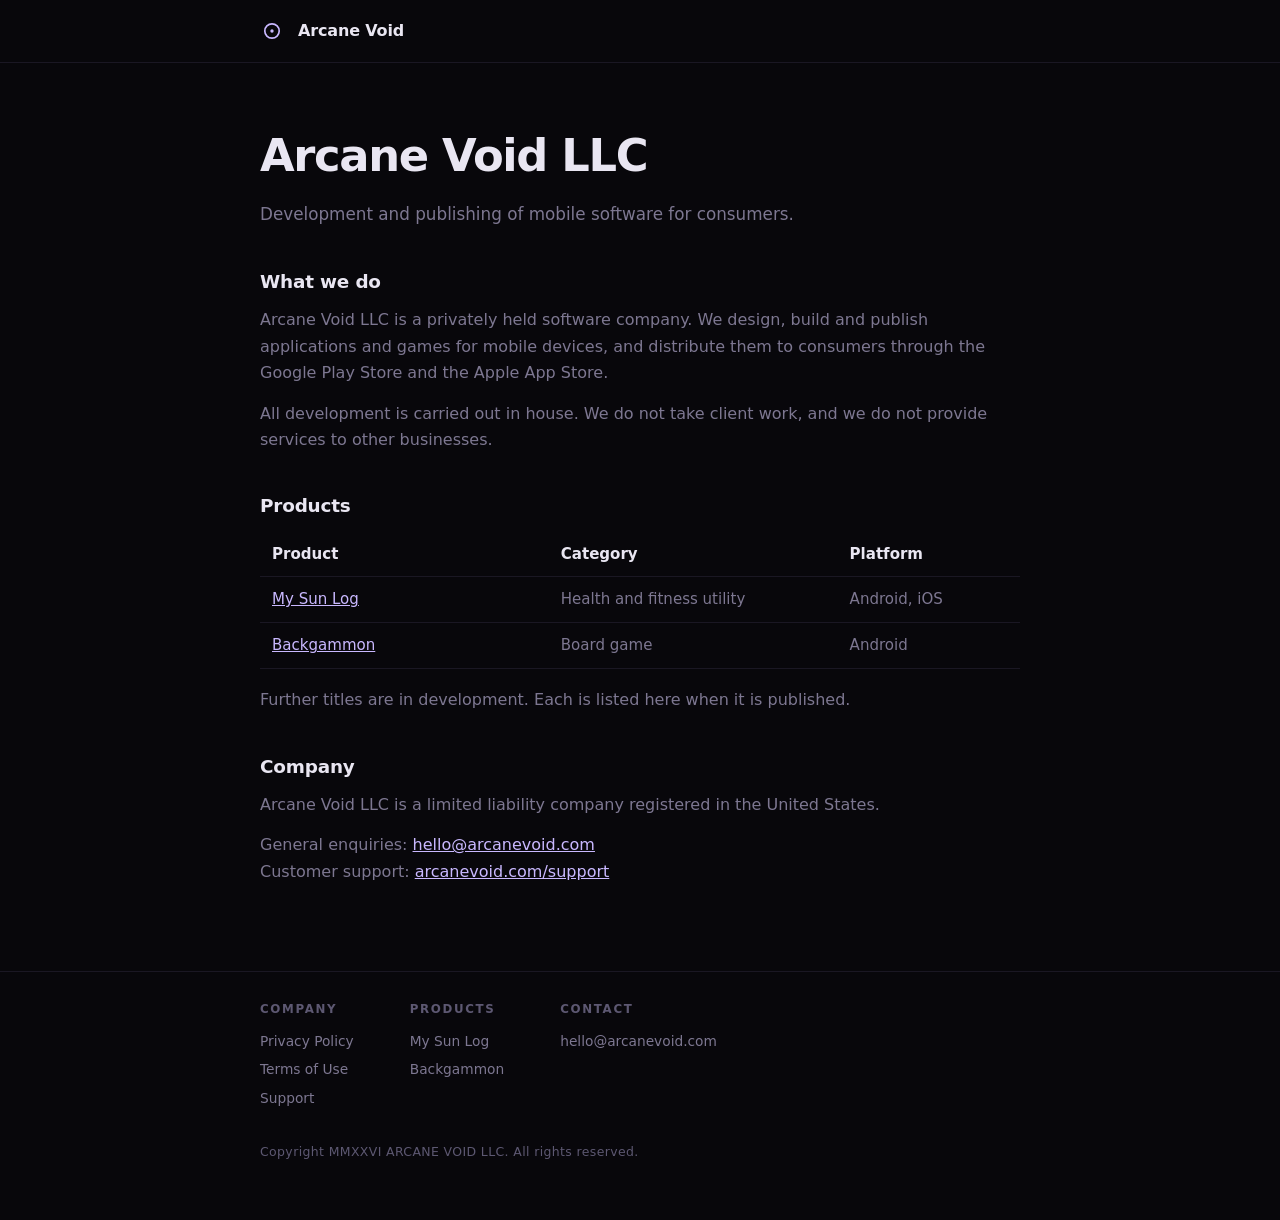
<file: index.html>
<!doctype html>
<html lang="en">
<head>
<meta charset="utf-8">
<meta name="viewport" content="width=device-width, initial-scale=1">
<title>Arcane Void LLC — Mobile Software Development and Publishing</title>
<meta name="description" content="Arcane Void LLC develops and publishes mobile software for consumers, distributed through the Google Play Store and the Apple App Store.">
<link rel="icon" href="/icon.png">
<link rel="apple-touch-icon" href="/icon.png">
<link rel="stylesheet" href="/style.css">
<link rel="canonical" href="https://arcanevoid.com/">
<meta property="og:title" content="Arcane Void LLC">
<meta property="og:description" content="Development and publishing of mobile software for consumers.">
<meta property="og:type" content="website">
<meta property="og:url" content="https://arcanevoid.com/">
<meta property="og:image" content="https://arcanevoid.com/header.png">
<meta name="twitter:card" content="summary_large_image">
<meta name="twitter:image" content="https://arcanevoid.com/header.png">
<script type="application/ld+json">
{
  "@context": "https://schema.org",
  "@type": "Organization",
  "name": "Arcane Void LLC",
  "alternateName": "Arcane Void",
  "url": "https://arcanevoid.com/",
  "logo": "https://arcanevoid.com/icon.png",
  "description": "Development and publishing of mobile software for consumers.",
  "email": "hello@arcanevoid.com"
}
</script>
</head>
<body>
<header>
  <div class="wrap">
    <svg width="24" height="24" viewBox="0 0 100 100" aria-hidden="true">
      <circle cx="50" cy="50" r="30" fill="none" stroke="#c9b8ff" stroke-width="7"/>
      <circle cx="50" cy="50" r="7" fill="#c9b8ff"/>
    </svg>
    <span class="name">Arcane Void</span>
  </div>
</header>
<main>
  <div class="wrap">
    <h1>Arcane Void LLC</h1>
    <p class="lede">Development and publishing of mobile software for consumers.</p>

    <h2>What we do</h2>
    <p>Arcane Void LLC is a privately held software company. We design, build and publish
    applications and games for mobile devices, and distribute them to consumers through the
    Google Play Store and the Apple App Store.</p>
    <p>All development is carried out in house. We do not take client work, and we do not
    provide services to other businesses.</p>

    <h2>Products</h2>
    <table>
      <tr><th>Product</th><th>Category</th><th>Platform</th></tr>
      <tr><td><a href="https://mysunlog.com">My Sun Log</a></td><td>Health and fitness utility</td><td>Android, iOS</td></tr>
      <tr><td><a href="/backgammon/">Backgammon</a></td><td>Board game</td><td>Android</td></tr>
    </table>
    <p>Further titles are in development. Each is listed here when it is published.</p>

    <h2>Company</h2>
    <p>Arcane Void LLC is a limited liability company registered in the United States.</p>
    <!-- TODO before submitting to Relay or Google Play: replace this comment with the
         registered address and state of formation. Both verify the business against public
         filings, and no address on the site is the most common reason a small software
         company gets asked for more documents. -->
    <p>General enquiries: <a href="mailto:hello@arcanevoid.com">hello@arcanevoid.com</a><br>
    Customer support: <a href="/support.html">arcanevoid.com/support</a></p>
  </div>
</main>
<footer>
  <div class="wrap">
    <div class="cols">
      <div>
        <h4>Company</h4>
        <a href="/privacy.html">Privacy Policy</a>
        <a href="/terms.html">Terms of Use</a>
        <a href="/support.html">Support</a>
      </div>
      <div>
        <h4>Products</h4>
        <a href="https://mysunlog.com">My Sun Log</a>
        <a href="/backgammon/">Backgammon</a>
      </div>
      <div>
        <h4>Contact</h4>
        <a href="mailto:hello@arcanevoid.com">hello@arcanevoid.com</a>
      </div>
    </div>
    <p class="legal">Copyright MMXXVI ARCANE VOID LLC. All rights reserved.</p>
  </div>
</footer>
</body>
</html>
</file>
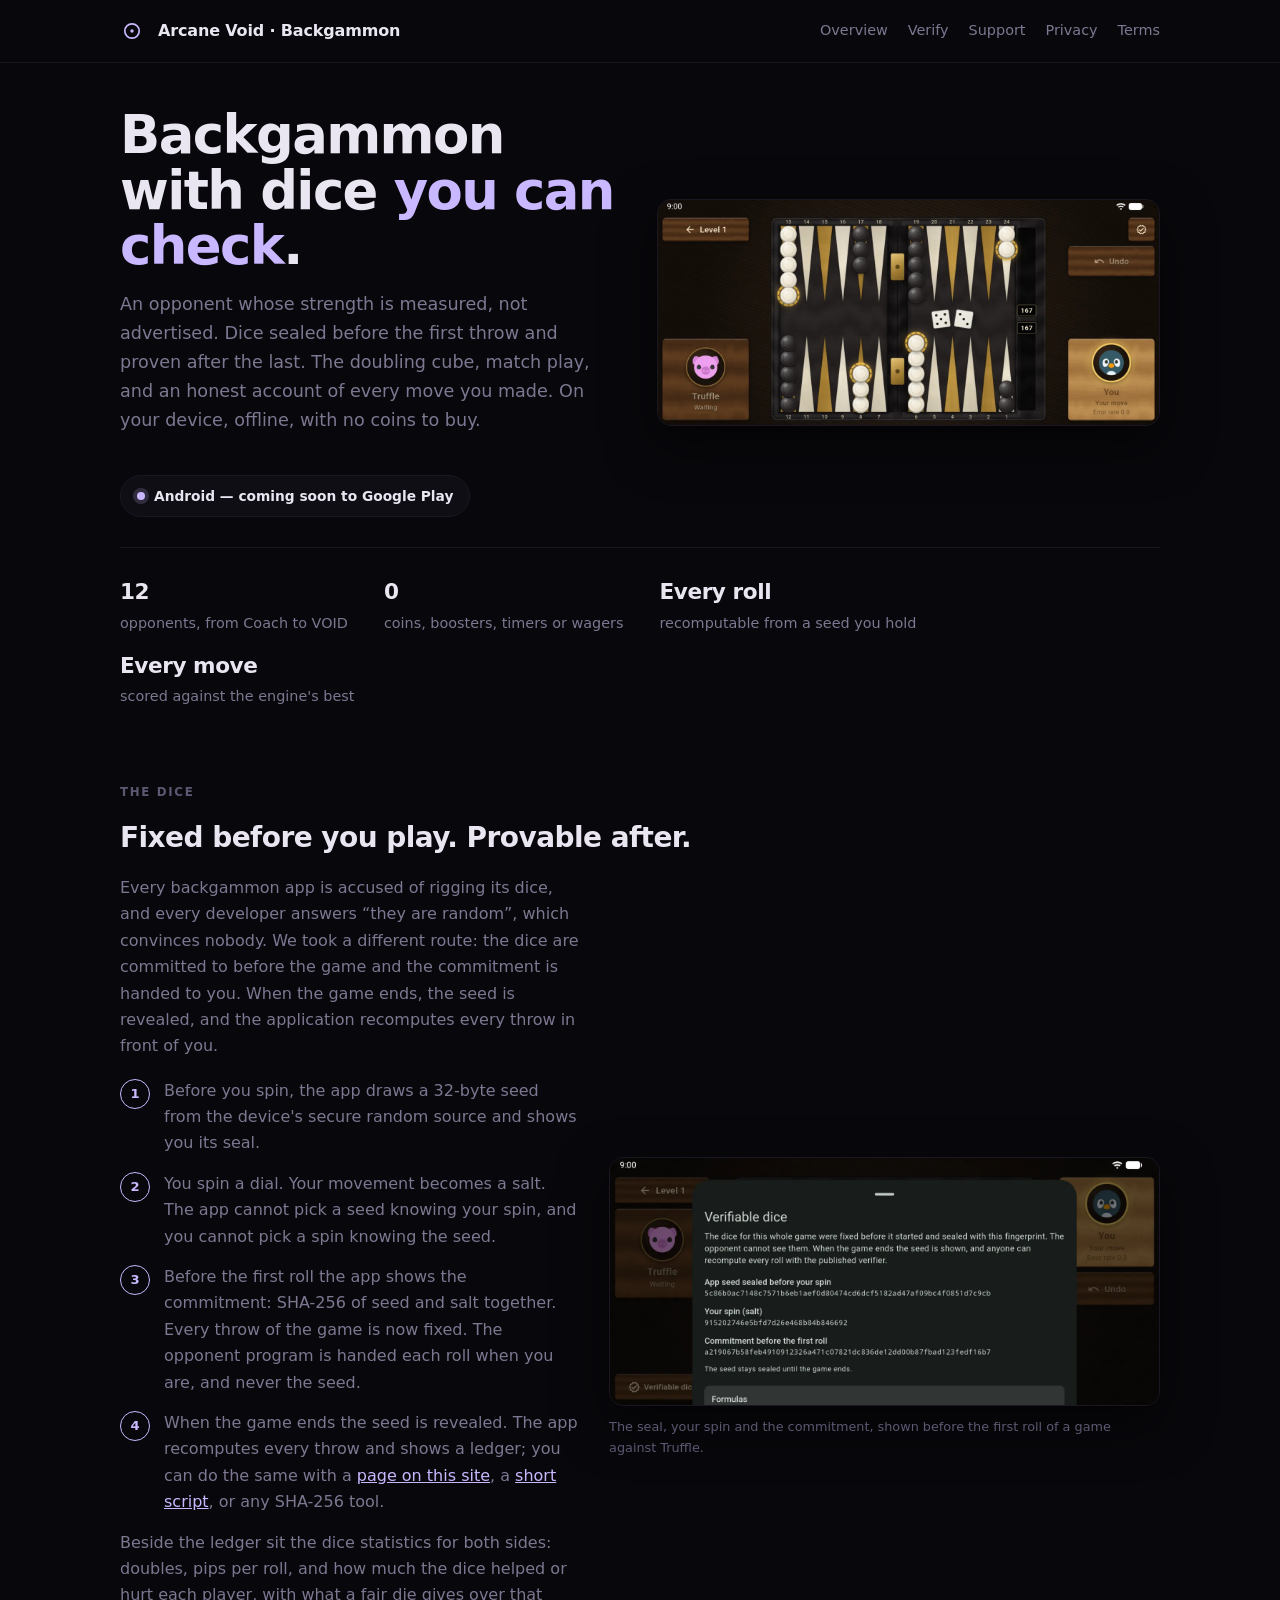
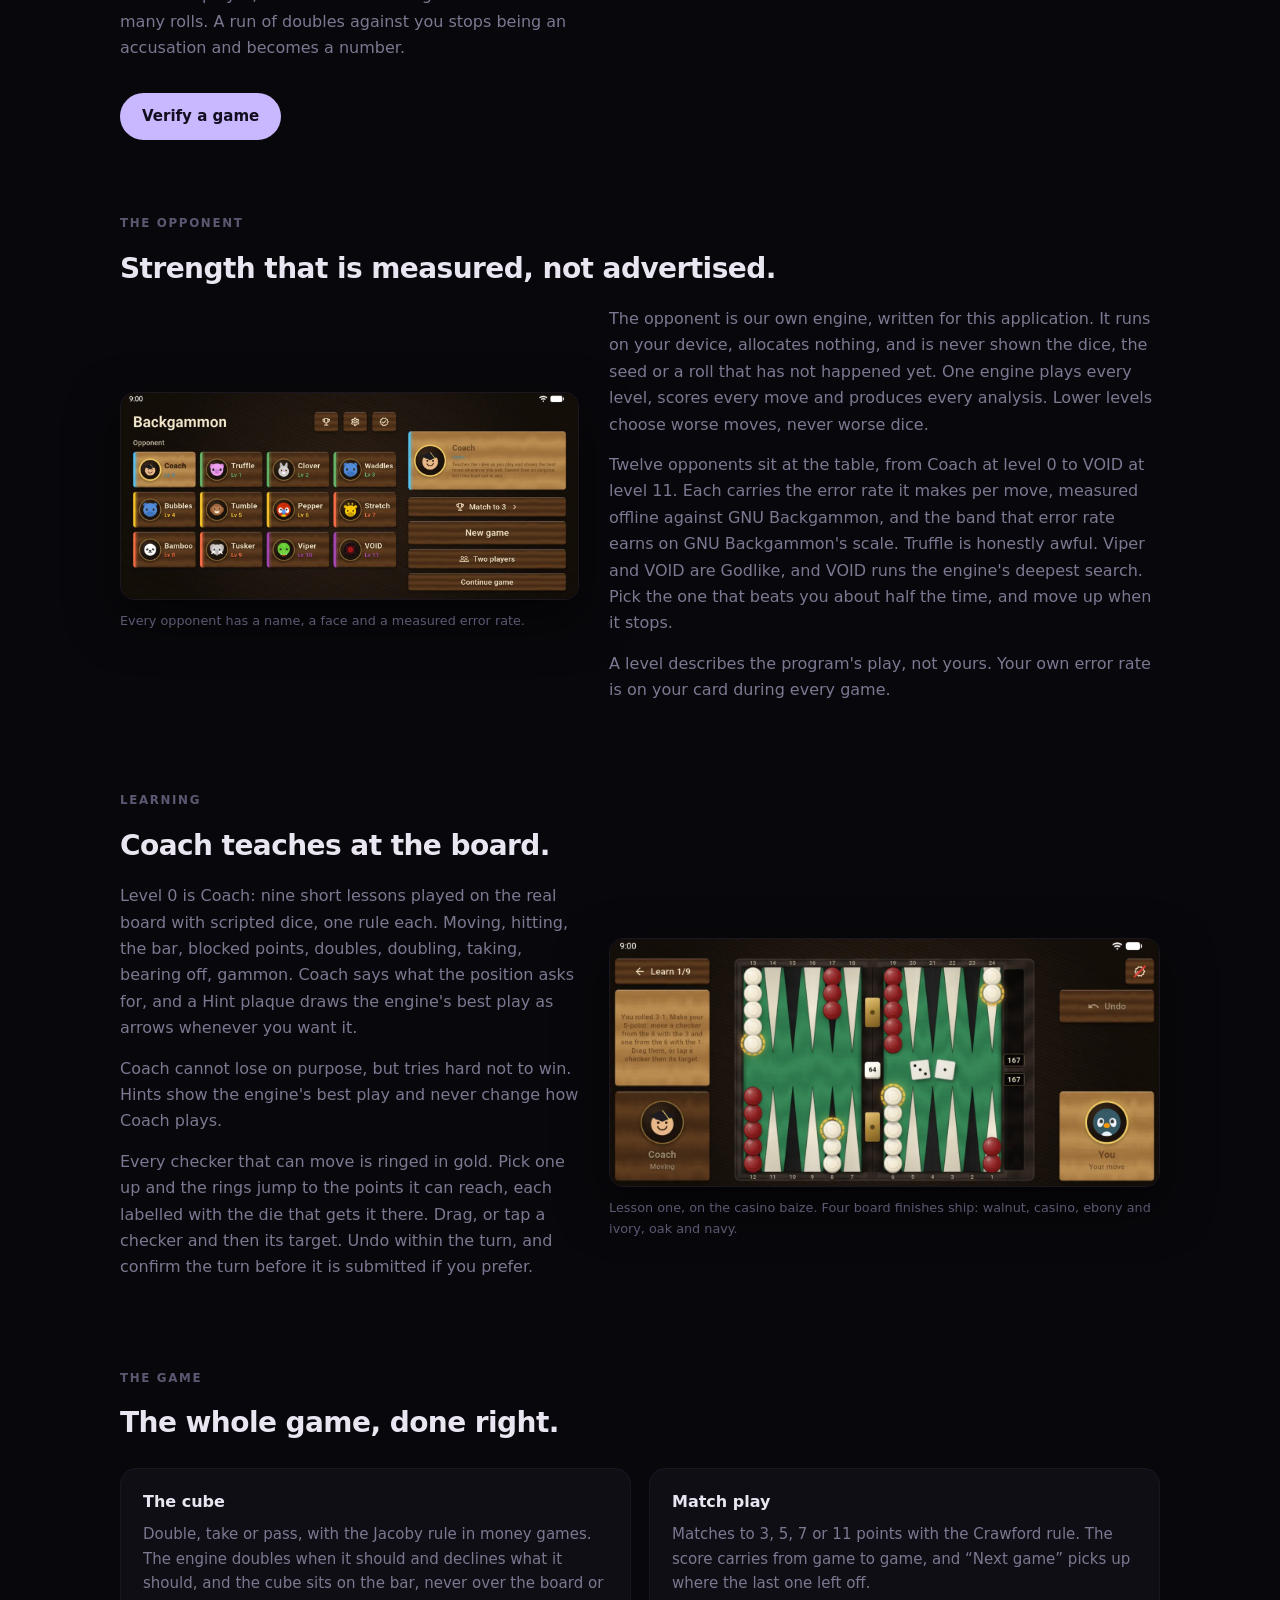
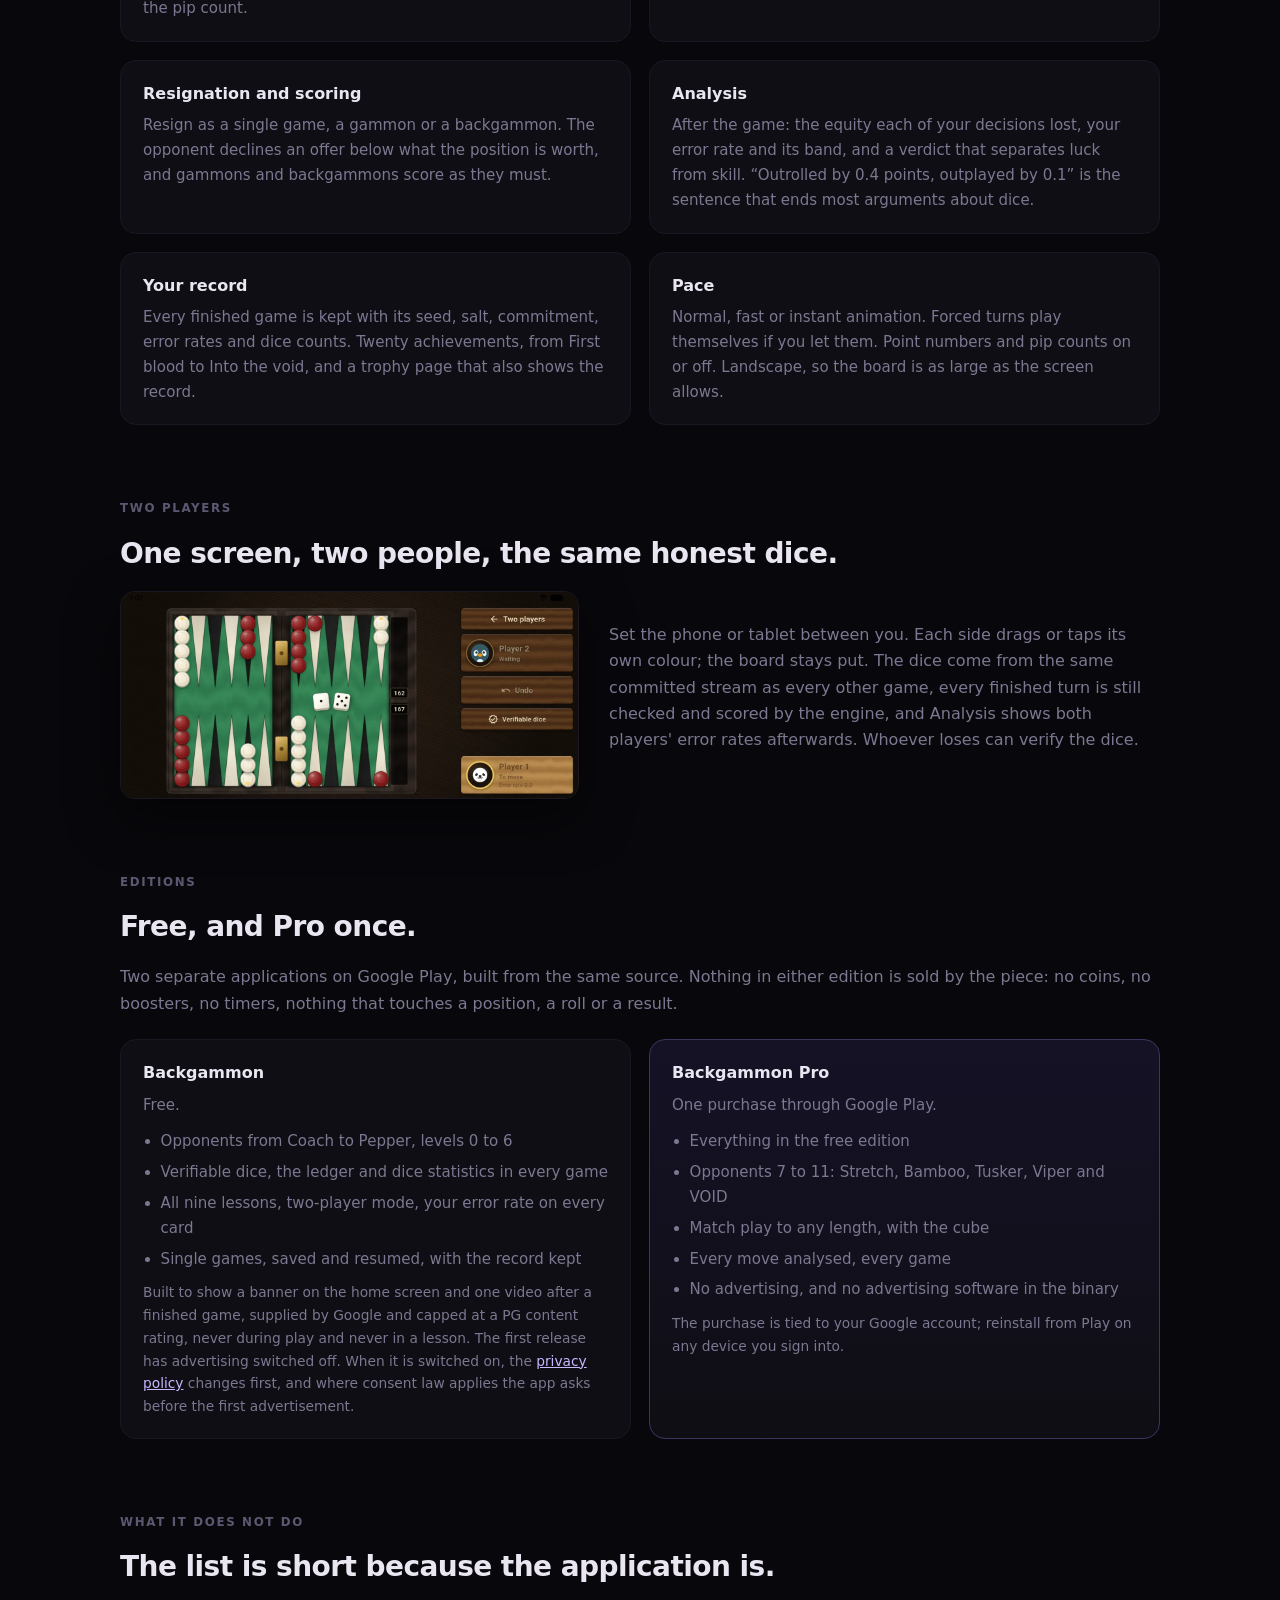
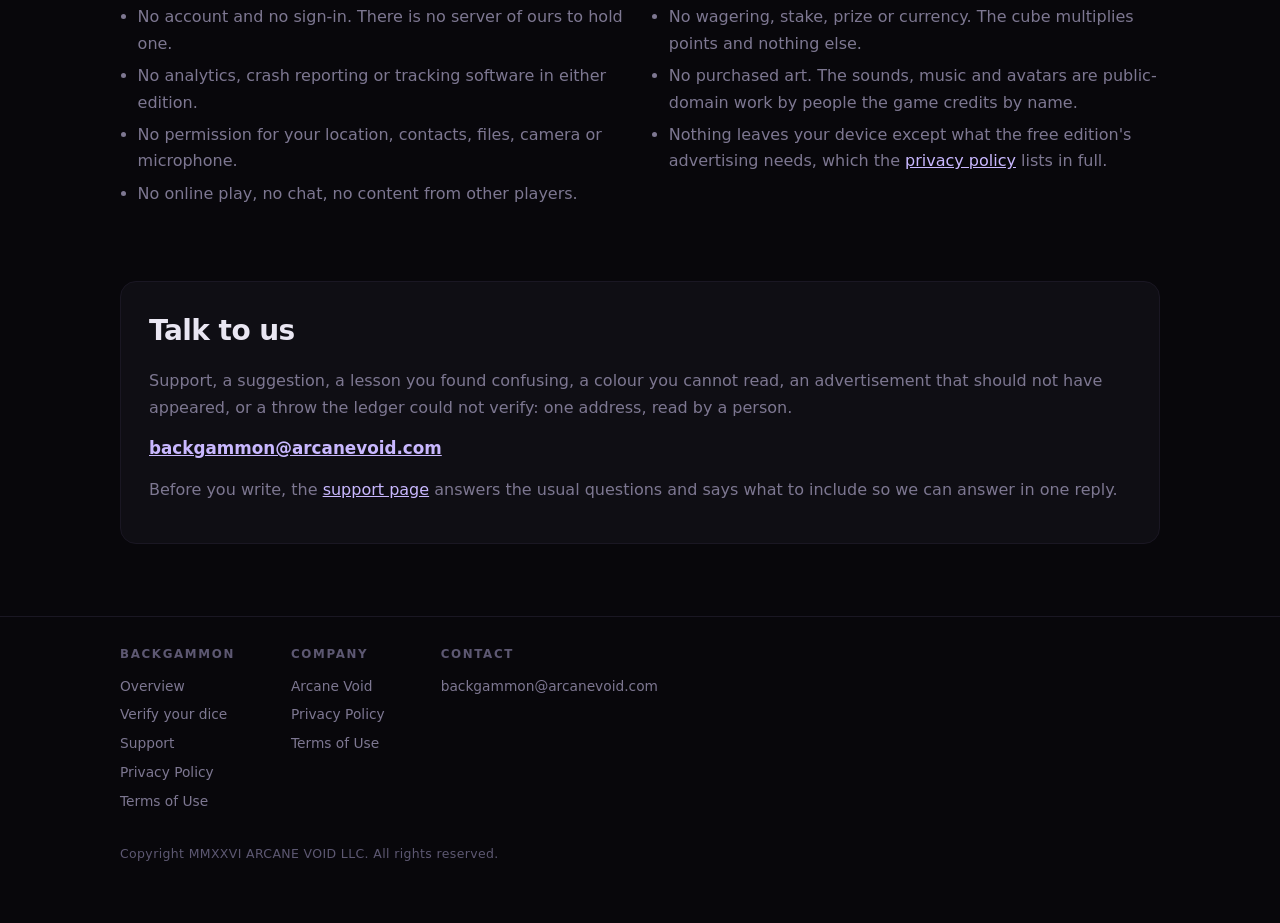
<file: backgammon/index.html>
<!doctype html>
<html lang="en">
<head>
<meta charset="utf-8">
<meta name="viewport" content="width=device-width, initial-scale=1">
<title>Backgammon by Arcane Void — a strong opponent and dice you can check</title>
<meta name="description" content="Backgammon for Android with an opponent whose strength is measured, dice that are sealed before the first throw and provable after the last, the doubling cube, match play and analysis of every move. Plays offline, no account, no coins.">
<link rel="canonical" href="https://arcanevoid.com/backgammon/">
<link rel="icon" href="/icon.png">
<link rel="apple-touch-icon" href="/icon.png">
<link rel="stylesheet" href="/style.css">
<meta property="og:title" content="Backgammon by Arcane Void">
<meta property="og:description" content="A strong opponent, dice you can check, the cube and match play, and analysis of every move. On your device, offline, no coins.">
<meta property="og:type" content="website">
<meta property="og:url" content="https://arcanevoid.com/backgammon/">
<meta property="og:image" content="https://arcanevoid.com/backgammon/media/og.png">
<meta property="og:image:width" content="1200">
<meta property="og:image:height" content="630">
<meta name="twitter:card" content="summary_large_image">
<meta name="twitter:image" content="https://arcanevoid.com/backgammon/media/og.png">
<script type="application/ld+json">
{
  "@context": "https://schema.org",
  "@type": "MobileApplication",
  "name": "Backgammon",
  "url": "https://arcanevoid.com/backgammon/",
  "image": "https://arcanevoid.com/backgammon/media/og.png",
  "description": "Backgammon against an opponent whose strength is measured, with dice that are sealed before the first throw and provable after the last, the doubling cube, match play and analysis of every move. Plays offline with no account.",
  "operatingSystem": "Android",
  "applicationCategory": "GameApplication",
  "applicationSubCategory": "Board game",
  "screenshot": [
    "https://arcanevoid.com/backgammon/media/game.webp",
    "https://arcanevoid.com/backgammon/media/dice.webp",
    "https://arcanevoid.com/backgammon/media/home.webp",
    "https://arcanevoid.com/backgammon/media/lesson.webp",
    "https://arcanevoid.com/backgammon/media/two.webp"
  ],
  "publisher": { "@type": "Organization", "name": "Arcane Void LLC", "url": "https://arcanevoid.com/" }
}
</script>
<style>
  main{padding-top:44px}
  .hero{display:grid;gap:34px;align-items:center;margin-bottom:26px}
  @media (min-width:860px){.hero{grid-template-columns:minmax(0,1fr) minmax(0,1fr)}}
  .wrap.wide{width:min(1040px,92vw)}
  h1{font-size:clamp(2.1rem,5.4vw,3.3rem);line-height:1.05;margin-bottom:16px}
  h1 em{font-style:normal;color:var(--accent)}
  .hero .lede{font-size:1.1rem;max-width:50ch}
  .badge{
    display:inline-flex;align-items:center;gap:9px;margin:26px 0 0;padding:9px 16px;border-radius:999px;
    background:var(--panel);border:1px solid var(--line);font-size:.86rem;color:var(--ink);font-weight:600;
  }
  .badge .dot{width:8px;height:8px;border-radius:50%;background:var(--accent);box-shadow:0 0 0 4px rgba(201,184,255,.18)}
  .shot{display:block;width:100%;height:auto;border-radius:14px;border:1px solid var(--line);box-shadow:0 18px 50px rgba(0,0,0,.55)}
  .lead-in{display:flex;flex-wrap:wrap;gap:12px 36px;margin:30px 0 0;padding:26px 0 0;border-top:1px solid var(--line);list-style:none}
  .lead-in li{color:var(--muted);font-size:.9rem;margin:0}
  .lead-in b{display:block;color:var(--ink);font-size:1.35rem;font-weight:600;letter-spacing:-.02em;margin-bottom:2px}
  section{margin-top:74px}
  section h2{font-size:clamp(1.35rem,2.6vw,1.75rem);letter-spacing:-.02em;margin:0 0 14px}
  .kicker{display:block;font-size:.74rem;letter-spacing:.14em;text-transform:uppercase;color:#5d5872;font-weight:600;margin-bottom:12px}
  .two{display:grid;gap:30px;align-items:center}
  @media (min-width:860px){.two{grid-template-columns:minmax(0,5fr) minmax(0,6fr)}.two.flip>figure{order:-1}}
  .two p{max-width:56ch}
  figure{margin:0}
  figcaption{font-size:.8rem;color:#5d5872;margin-top:10px}
  ol.steps{counter-reset:s;list-style:none;padding:0;margin:18px 0 0}
  ol.steps li{position:relative;padding-left:44px;margin-bottom:14px;color:var(--muted)}
  ol.steps li::before{
    counter-increment:s;content:counter(s);position:absolute;left:0;top:1px;width:28px;height:28px;border-radius:50%;
    border:1px solid var(--accent);color:var(--accent);font-size:.82rem;font-weight:600;display:grid;place-items:center;
  }
  .grid{display:grid;gap:18px;margin-top:22px}
  @media (min-width:640px){.grid{grid-template-columns:1fr 1fr}}
  .card{background:var(--panel);border:1px solid var(--line);border-radius:16px;padding:20px 22px}
  .card h3{margin:0 0 6px;font-size:1rem}
  .card p{margin:0;font-size:.94rem}
  .cta{display:inline-block;margin-top:18px;padding:11px 22px;border-radius:999px;background:var(--accent);color:#120d1f;font-weight:600;text-decoration:none;font-size:.94rem}
  .cta:hover{filter:brightness(1.06)}
  .editions{display:grid;gap:18px;margin-top:22px}
  @media (min-width:700px){.editions{grid-template-columns:1fr 1fr}}
  .editions .card ul{margin:12px 0 0;padding-left:1.1em}
  .editions .card li{font-size:.94rem}
  .editions .pro{border-color:#3d3560;background:linear-gradient(180deg,#151226,var(--panel))}
  .editions .price{color:var(--muted);font-size:.86rem;margin:10px 0 0}
  .nots{columns:2;column-gap:40px;margin-top:14px;padding-left:1.1em}
  @media (max-width:640px){.nots{columns:1}}
  .nots li{break-inside:avoid}
  .contact{margin-top:74px;padding:26px 28px;border-radius:16px;background:var(--panel);border:1px solid var(--line)}
  .contact h2{margin-top:0}
  .contact .em{font-weight:600;font-size:1.05rem}
</style>
</head>
<body>
<header>
  <div class="wrap wide">
    <svg width="24" height="24" viewBox="0 0 100 100" aria-hidden="true">
      <circle cx="50" cy="50" r="30" fill="none" stroke="#c9b8ff" stroke-width="7"/>
      <circle cx="50" cy="50" r="7" fill="#c9b8ff"/>
    </svg>
    <span class="name">Arcane Void · Backgammon</span>
    <nav>
      <a href="/backgammon/">Overview</a>
      <a href="/backgammon/verify.html">Verify</a>
      <a href="/backgammon/support.html">Support</a>
      <a href="/backgammon/privacy.html">Privacy</a>
      <a href="/backgammon/terms.html">Terms</a>
    </nav>
  </div>
</header>
<main>
  <div class="wrap wide">

    <div class="hero">
      <div>
        <h1>Backgammon with dice <em>you can check</em>.</h1>
        <p class="lede">An opponent whose strength is measured, not advertised. Dice sealed before the first throw and proven after the last. The doubling cube, match play, and an honest account of every move you made. On your device, offline, with no coins to buy.</p>
        <span class="badge"><span class="dot"></span>Android — coming soon to Google Play</span>
      </div>
      <figure>
        <img class="shot" src="/backgammon/media/game.webp" width="1400" height="630" alt="A game in progress on the walnut board: the player has rolled 5-2, movable checkers are ringed in gold, pip counts read 167 each" fetchpriority="high">
      </figure>
    </div>

    <ul class="lead-in">
      <li><b>12</b>opponents, from Coach to VOID</li>
      <li><b>0</b>coins, boosters, timers or wagers</li>
      <li><b>Every roll</b>recomputable from a seed you hold</li>
      <li><b>Every move</b>scored against the engine's best</li>
    </ul>

    <section id="dice">
      <span class="kicker">The dice</span>
      <h2>Fixed before you play. Provable after.</h2>
      <div class="two">
        <div>
          <p>Every backgammon app is accused of rigging its dice, and every developer answers “they are random”, which convinces nobody. We took a different route: the dice are committed to before the game and the commitment is handed to you. When the game ends, the seed is revealed, and the application recomputes every throw in front of you.</p>
          <ol class="steps">
            <li>Before you spin, the app draws a 32-byte seed from the device's secure random source and shows you its seal.</li>
            <li>You spin a dial. Your movement becomes a salt. The app cannot pick a seed knowing your spin, and you cannot pick a spin knowing the seed.</li>
            <li>Before the first roll the app shows the commitment: SHA-256 of seed and salt together. Every throw of the game is now fixed. The opponent program is handed each roll when you are, and never the seed.</li>
            <li>When the game ends the seed is revealed. The app recomputes every throw and shows a ledger; you can do the same with a <a href="/backgammon/verify.html">page on this site</a>, a <a href="/backgammon/verify_dice.py">short script</a>, or any SHA-256 tool.</li>
          </ol>
          <p>Beside the ledger sit the dice statistics for both sides: doubles, pips per roll, and how much the dice helped or hurt each player, with what a fair die gives over that many rolls. A run of doubles against you stops being an accusation and becomes a number.</p>
          <a class="cta" href="/backgammon/verify.html">Verify a game</a>
        </div>
        <figure>
          <img class="shot" src="/backgammon/media/dice.webp" width="1400" height="630" loading="lazy" alt="The Verifiable dice sheet: the app seed sealed before your spin, your spin as a salt, and the commitment before the first roll, each as a hex fingerprint">
          <figcaption>The seal, your spin and the commitment, shown before the first roll of a game against Truffle.</figcaption>
        </figure>
      </div>
    </section>

    <section id="opponent">
      <span class="kicker">The opponent</span>
      <h2>Strength that is measured, not advertised.</h2>
      <div class="two flip">
        <div>
          <p>The opponent is our own engine, written for this application. It runs on your device, allocates nothing, and is never shown the dice, the seed or a roll that has not happened yet. One engine plays every level, scores every move and produces every analysis. Lower levels choose worse moves, never worse dice.</p>
          <p>Twelve opponents sit at the table, from Coach at level 0 to VOID at level 11. Each carries the error rate it makes per move, measured offline against GNU Backgammon, and the band that error rate earns on GNU Backgammon's scale. Truffle is honestly awful. Viper and VOID are Godlike, and VOID runs the engine's deepest search. Pick the one that beats you about half the time, and move up when it stops.</p>
          <p>A level describes the program's play, not yours. Your own error rate is on your card during every game.</p>
        </div>
        <figure>
          <img class="shot" src="/backgammon/media/home.webp" width="1400" height="630" loading="lazy" alt="The home screen: twelve opponent cards from Coach at level 0 to VOID at level 11, each with an animal avatar, and buttons for Match to 3, New game, Two players and Continue game">
          <figcaption>Every opponent has a name, a face and a measured error rate.</figcaption>
        </figure>
      </div>
    </section>

    <section id="learn">
      <span class="kicker">Learning</span>
      <h2>Coach teaches at the board.</h2>
      <div class="two">
        <div>
          <p>Level 0 is Coach: nine short lessons played on the real board with scripted dice, one rule each. Moving, hitting, the bar, blocked points, doubles, doubling, taking, bearing off, gammon. Coach says what the position asks for, and a Hint plaque draws the engine's best play as arrows whenever you want it.</p>
          <p>Coach cannot lose on purpose, but tries hard not to win. Hints show the engine's best play and never change how Coach plays.</p>
          <p>Every checker that can move is ringed in gold. Pick one up and the rings jump to the points it can reach, each labelled with the die that gets it there. Drag, or tap a checker and then its target. Undo within the turn, and confirm the turn before it is submitted if you prefer.</p>
        </div>
        <figure>
          <img class="shot" src="/backgammon/media/lesson.webp" width="1400" height="630" loading="lazy" alt="Lesson 1 of 9 on the green casino board: Coach's plaque reads 'You rolled 3-1. Make your 5-point', and the checkers that can move are ringed in gold">
          <figcaption>Lesson one, on the casino baize. Four board finishes ship: walnut, casino, ebony and ivory, oak and navy.</figcaption>
        </figure>
      </div>
    </section>

    <section id="play">
      <span class="kicker">The game</span>
      <h2>The whole game, done right.</h2>
      <div class="grid">
        <div class="card"><h3>The cube</h3><p>Double, take or pass, with the Jacoby rule in money games. The engine doubles when it should and declines what it should, and the cube sits on the bar, never over the board or the pip count.</p></div>
        <div class="card"><h3>Match play</h3><p>Matches to 3, 5, 7 or 11 points with the Crawford rule. The score carries from game to game, and “Next game” picks up where the last one left off.</p></div>
        <div class="card"><h3>Resignation and scoring</h3><p>Resign as a single game, a gammon or a backgammon. The opponent declines an offer below what the position is worth, and gammons and backgammons score as they must.</p></div>
        <div class="card"><h3>Analysis</h3><p>After the game: the equity each of your decisions lost, your error rate and its band, and a verdict that separates luck from skill. “Outrolled by 0.4 points, outplayed by 0.1” is the sentence that ends most arguments about dice.</p></div>
        <div class="card"><h3>Your record</h3><p>Every finished game is kept with its seed, salt, commitment, error rates and dice counts. Twenty achievements, from First blood to Into the void, and a trophy page that also shows the record.</p></div>
        <div class="card"><h3>Pace</h3><p>Normal, fast or instant animation. Forced turns play themselves if you let them. Point numbers and pip counts on or off. Landscape, so the board is as large as the screen allows.</p></div>
      </div>
    </section>

    <section id="two">
      <span class="kicker">Two players</span>
      <h2>One screen, two people, the same honest dice.</h2>
      <div class="two flip">
        <div>
          <p>Set the phone or tablet between you. Each side drags or taps its own colour; the board stays put. The dice come from the same committed stream as every other game, every finished turn is still checked and scored by the engine, and Analysis shows both players' error rates afterwards. Whoever loses can verify the dice.</p>
        </div>
        <figure>
          <img class="shot" src="/backgammon/media/two.webp" width="1400" height="630" loading="lazy" alt="Two players mode on the casino board: Player 1 to move with a 1-5, Player 2 waiting, and a Verifiable dice plaque beside Undo">
        </figure>
      </div>
    </section>

    <section id="editions">
      <span class="kicker">Editions</span>
      <h2>Free, and Pro once.</h2>
      <p>Two separate applications on Google Play, built from the same source. Nothing in either edition is sold by the piece: no coins, no boosters, no timers, nothing that touches a position, a roll or a result.</p>
      <div class="editions">
        <div class="card">
          <h3>Backgammon</h3>
          <p>Free.</p>
          <ul>
            <li>Opponents from Coach to Pepper, levels 0 to 6</li>
            <li>Verifiable dice, the ledger and dice statistics in every game</li>
            <li>All nine lessons, two-player mode, your error rate on every card</li>
            <li>Single games, saved and resumed, with the record kept</li>
          </ul>
          <p class="price">Built to show a banner on the home screen and one video after a finished game, supplied by Google and capped at a PG content rating, never during play and never in a lesson. The first release has advertising switched off. When it is switched on, the <a href="/backgammon/privacy.html">privacy policy</a> changes first, and where consent law applies the app asks before the first advertisement.</p>
        </div>
        <div class="card pro">
          <h3>Backgammon Pro</h3>
          <p>One purchase through Google Play.</p>
          <ul>
            <li>Everything in the free edition</li>
            <li>Opponents 7 to 11: Stretch, Bamboo, Tusker, Viper and VOID</li>
            <li>Match play to any length, with the cube</li>
            <li>Every move analysed, every game</li>
            <li>No advertising, and no advertising software in the binary</li>
          </ul>
          <p class="price">The purchase is tied to your Google account; reinstall from Play on any device you sign into.</p>
        </div>
      </div>
    </section>

    <section id="not">
      <span class="kicker">What it does not do</span>
      <h2>The list is short because the application is.</h2>
      <ul class="nots">
        <li>No account and no sign-in. There is no server of ours to hold one.</li>
        <li>No analytics, crash reporting or tracking software in either edition.</li>
        <li>No permission for your location, contacts, files, camera or microphone.</li>
        <li>No online play, no chat, no content from other players.</li>
        <li>No wagering, stake, prize or currency. The cube multiplies points and nothing else.</li>
        <li>No purchased art. The sounds, music and avatars are public-domain work by people the game credits by name.</li>
        <li>Nothing leaves your device except what the free edition's advertising needs, which the <a href="/backgammon/privacy.html">privacy policy</a> lists in full.</li>
      </ul>
    </section>

    <section class="contact" id="contact">
      <h2>Talk to us</h2>
      <p>Support, a suggestion, a lesson you found confusing, a colour you cannot read, an advertisement that should not have appeared, or a throw the ledger could not verify: one address, read by a person.</p>
      <p><span class="em" data-u="backgammon" data-d="arcanevoid" data-t="com">backgammon [at] arcanevoid [dot] com</span></p>
      <p>Before you write, the <a href="/backgammon/support.html">support page</a> answers the usual questions and says what to include so we can answer in one reply.</p>
    </section>

  </div>
</main>
<footer>
  <div class="wrap wide">
    <div class="cols">
      <div>
        <h4>Backgammon</h4>
        <a href="/backgammon/">Overview</a>
        <a href="/backgammon/verify.html">Verify your dice</a>
        <a href="/backgammon/support.html">Support</a>
        <a href="/backgammon/privacy.html">Privacy Policy</a>
        <a href="/backgammon/terms.html">Terms of Use</a>
      </div>
      <div>
        <h4>Company</h4>
        <a href="/">Arcane Void</a>
        <a href="/privacy.html">Privacy Policy</a>
        <a href="/terms.html">Terms of Use</a>
      </div>
      <div>
        <h4>Contact</h4>
        <span class="em" data-u="backgammon" data-d="arcanevoid" data-t="com">backgammon [at] arcanevoid [dot] com</span>
      </div>
    </div>
    <p class="legal">Copyright MMXXVI ARCANE VOID LLC. All rights reserved.</p>
  </div>
</footer>
<script>
/* Addresses are assembled here rather than written into the page, so
   scrapers reading the HTML do not get them. */
document.querySelectorAll('span.em').forEach(function(s){
  var a=s.dataset.u+'@'+s.dataset.d+'.'+s.dataset.t;
  var l=document.createElement('a');l.href='mailto:'+a;l.textContent=a;l.className='em';
  s.replaceWith(l);
});
</script>
</body>
</html>
</file>
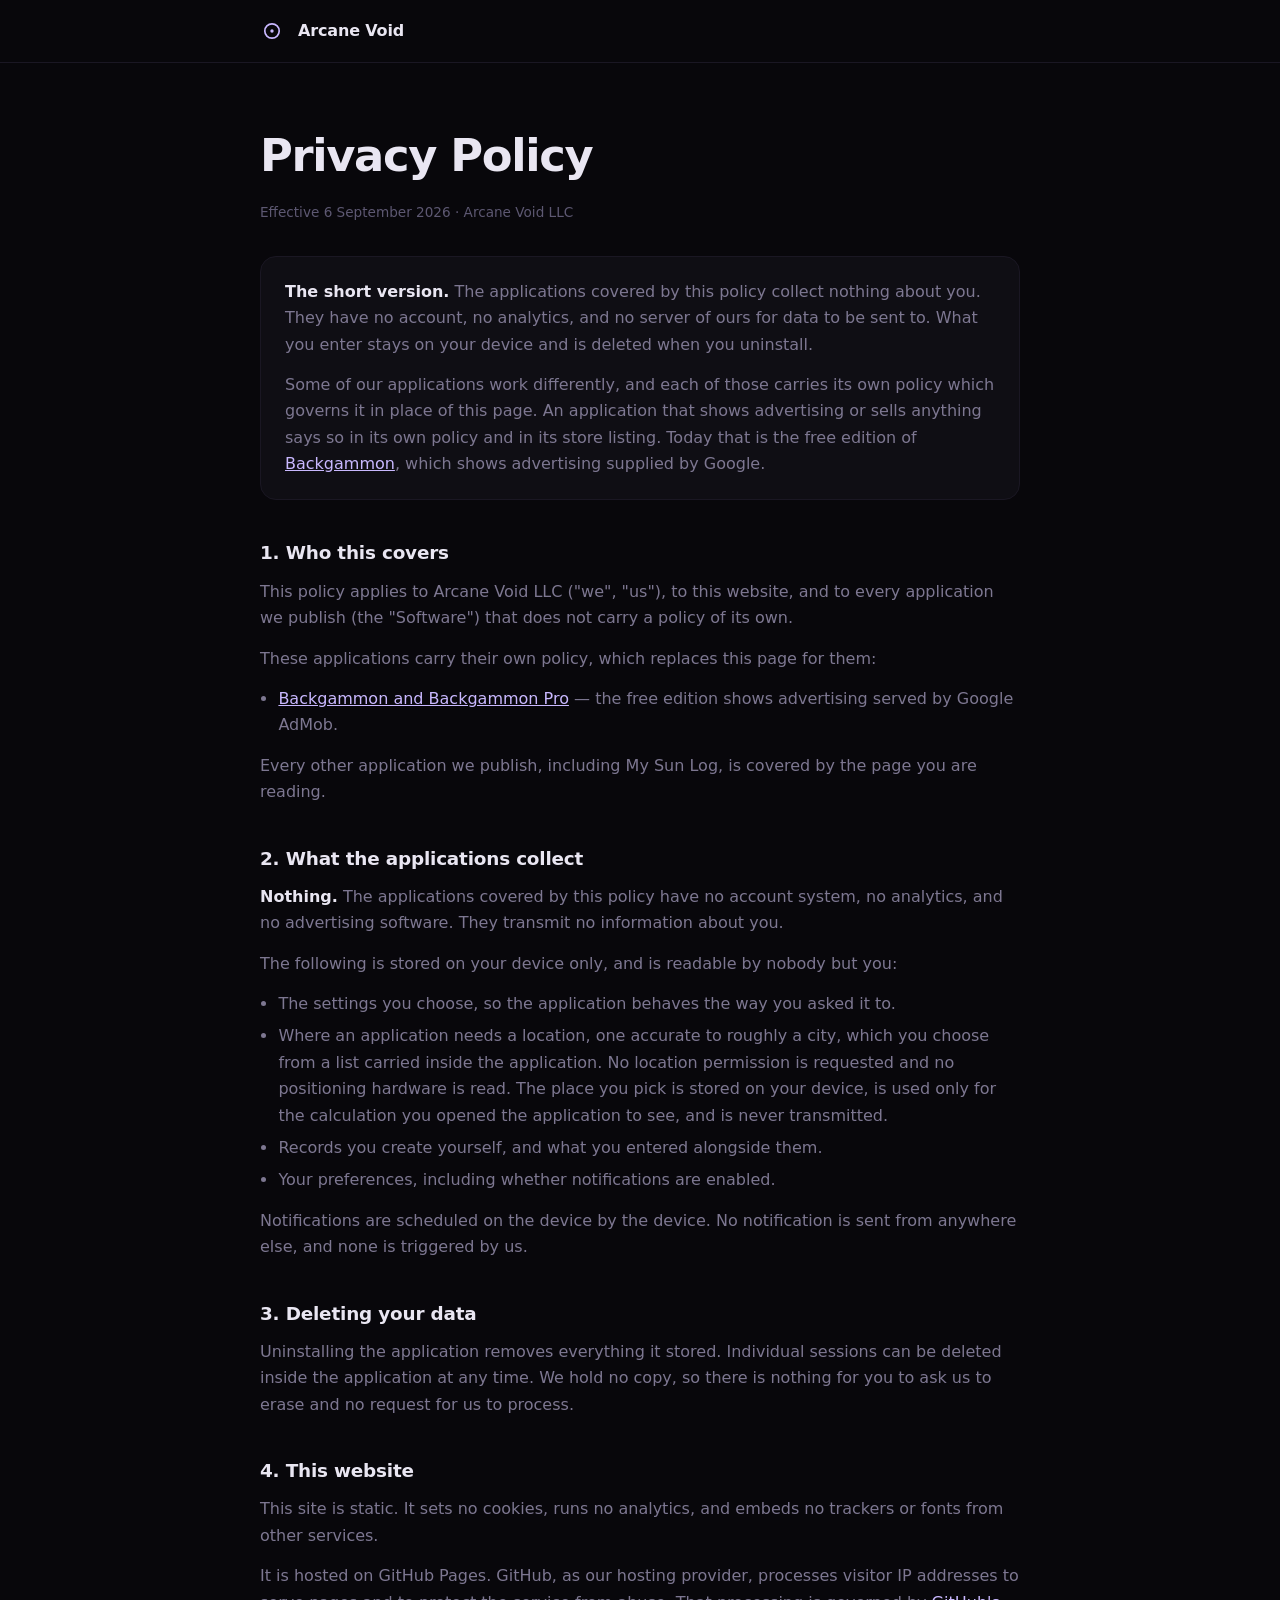
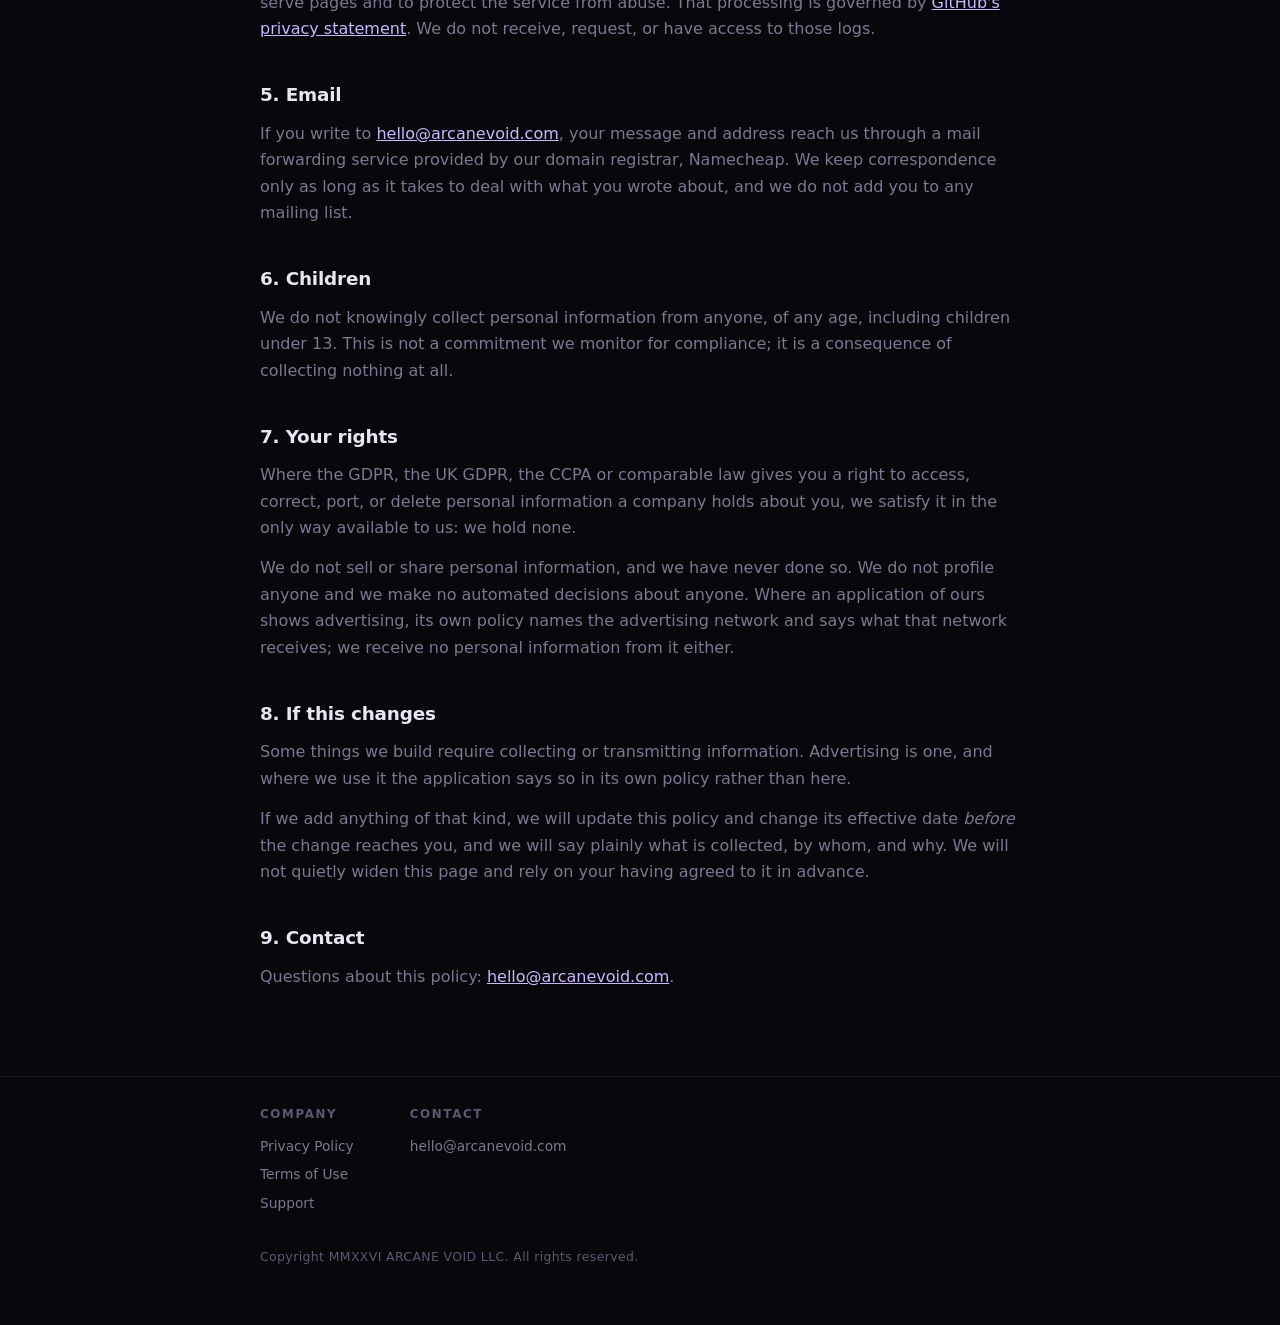
<file: privacy.html>
<!doctype html>
<html lang="en">
<head>
<meta charset="utf-8">
<meta name="viewport" content="width=device-width, initial-scale=1">
<title>Privacy Policy — Arcane Void</title>
<meta name="description" content="Privacy policy for Arcane Void LLC. Applications covered by this policy collect nothing. Applications that do anything different carry their own policy.">
<link rel="icon" href="/icon.png">
<link rel="apple-touch-icon" href="/icon.png">
<link rel="stylesheet" href="/style.css">
</head>
<body>
<header>
  <div class="wrap">
    <svg width="24" height="24" viewBox="0 0 100 100" aria-hidden="true">
      <circle cx="50" cy="50" r="30" fill="none" stroke="#c9b8ff" stroke-width="7"/>
      <circle cx="50" cy="50" r="7" fill="#c9b8ff"/>
    </svg>
    <span class="name">Arcane Void</span>
  </div>
</header>
<main>
  <div class="wrap">
    <h1>Privacy Policy</h1>
    <p class="updated">Effective 6 September 2026 · Arcane Void LLC</p>

    <div class="summary">
      <p><strong>The short version.</strong> The applications covered by this policy collect nothing about you. They have no account, no analytics, and no server of ours for data to be sent to. What you enter stays on your device and is deleted when you uninstall.</p>
      <p>Some of our applications work differently, and each of those carries its own policy which governs it in place of this page. An application that shows advertising or sells anything says so in its own policy and in its store listing. Today that is the free edition of <a href="/backgammon/privacy.html">Backgammon</a>, which shows advertising supplied by Google.</p>
    </div>

    <h2>1. Who this covers</h2>
    <p>This policy applies to Arcane Void LLC ("we", "us"), to this website, and to every application we publish (the "Software") that does not carry a policy of its own.</p>
    <p>These applications carry their own policy, which replaces this page for them:</p>
    <ul>
      <li><a href="/backgammon/privacy.html">Backgammon and Backgammon Pro</a> — the free edition shows advertising served by Google AdMob.</li>
    </ul>
    <p>Every other application we publish, including My Sun Log, is covered by the page you are reading.</p>

    <h2>2. What the applications collect</h2>
    <p><strong>Nothing.</strong> The applications covered by this policy have no account system, no analytics, and no advertising software. They transmit no information about you.</p>
    <p>The following is stored on your device only, and is readable by nobody but you:</p>
    <ul>
      <li>The settings you choose, so the application behaves the way you asked it to.</li>
      <li>Where an application needs a location, one accurate to roughly a city, which you choose from a list carried inside the application. No location permission is requested and no positioning hardware is read. The place you pick is stored on your device, is used only for the calculation you opened the application to see, and is never transmitted.</li>
      <li>Records you create yourself, and what you entered alongside them.</li>
      <li>Your preferences, including whether notifications are enabled.</li>
    </ul>
    <p>Notifications are scheduled on the device by the device. No notification is sent from anywhere else, and none is triggered by us.</p>

    <h2>3. Deleting your data</h2>
    <p>Uninstalling the application removes everything it stored. Individual sessions can be deleted inside the application at any time. We hold no copy, so there is nothing for you to ask us to erase and no request for us to process.</p>

    <h2>4. This website</h2>
    <p>This site is static. It sets no cookies, runs no analytics, and embeds no trackers or fonts from other services.</p>
    <p>It is hosted on GitHub Pages. GitHub, as our hosting provider, processes visitor IP addresses to serve pages and to protect the service from abuse. That processing is governed by <a href="https://docs.github.com/site-policy/privacy-policies/github-privacy-statement">GitHub's privacy statement</a>. We do not receive, request, or have access to those logs.</p>

    <h2>5. Email</h2>
    <p>If you write to <a href="mailto:hello@arcanevoid.com">hello@arcanevoid.com</a>, your message and address reach us through a mail forwarding service provided by our domain registrar, Namecheap. We keep correspondence only as long as it takes to deal with what you wrote about, and we do not add you to any mailing list.</p>

    <h2>6. Children</h2>
    <p>We do not knowingly collect personal information from anyone, of any age, including children under 13. This is not a commitment we monitor for compliance; it is a consequence of collecting nothing at all.</p>

    <h2>7. Your rights</h2>
    <p>Where the GDPR, the UK GDPR, the CCPA or comparable law gives you a right to access, correct, port, or delete personal information a company holds about you, we satisfy it in the only way available to us: we hold none.</p>
    <p>We do not sell or share personal information, and we have never done so. We do not profile anyone and we make no automated decisions about anyone. Where an application of ours shows advertising, its own policy names the advertising network and says what that network receives; we receive no personal information from it either.</p>

    <h2>8. If this changes</h2>
    <p>Some things we build require collecting or transmitting information. Advertising is one, and where we use it the application says so in its own policy rather than here.</p>
    <p>If we add anything of that kind, we will update this policy and change its effective date <em>before</em> the change reaches you, and we will say plainly what is collected, by whom, and why. We will not quietly widen this page and rely on your having agreed to it in advance.</p>

    <h2>9. Contact</h2>
    <p>Questions about this policy: <a href="mailto:hello@arcanevoid.com">hello@arcanevoid.com</a>.</p>
  </div>
</main>
<footer>
  <div class="wrap">
    <div class="cols">
      <div>
        <h4>Company</h4>
        <a href="/privacy.html">Privacy Policy</a>
        <a href="/terms.html">Terms of Use</a>
        <a href="/support.html">Support</a>
      </div>
      <div>
        <h4>Contact</h4>
        <a href="mailto:hello@arcanevoid.com">hello@arcanevoid.com</a>
      </div>
    </div>
    <p class="legal">Copyright MMXXVI ARCANE VOID LLC. All rights reserved.</p>
  </div>
</footer>
</body>
</html>
</file>
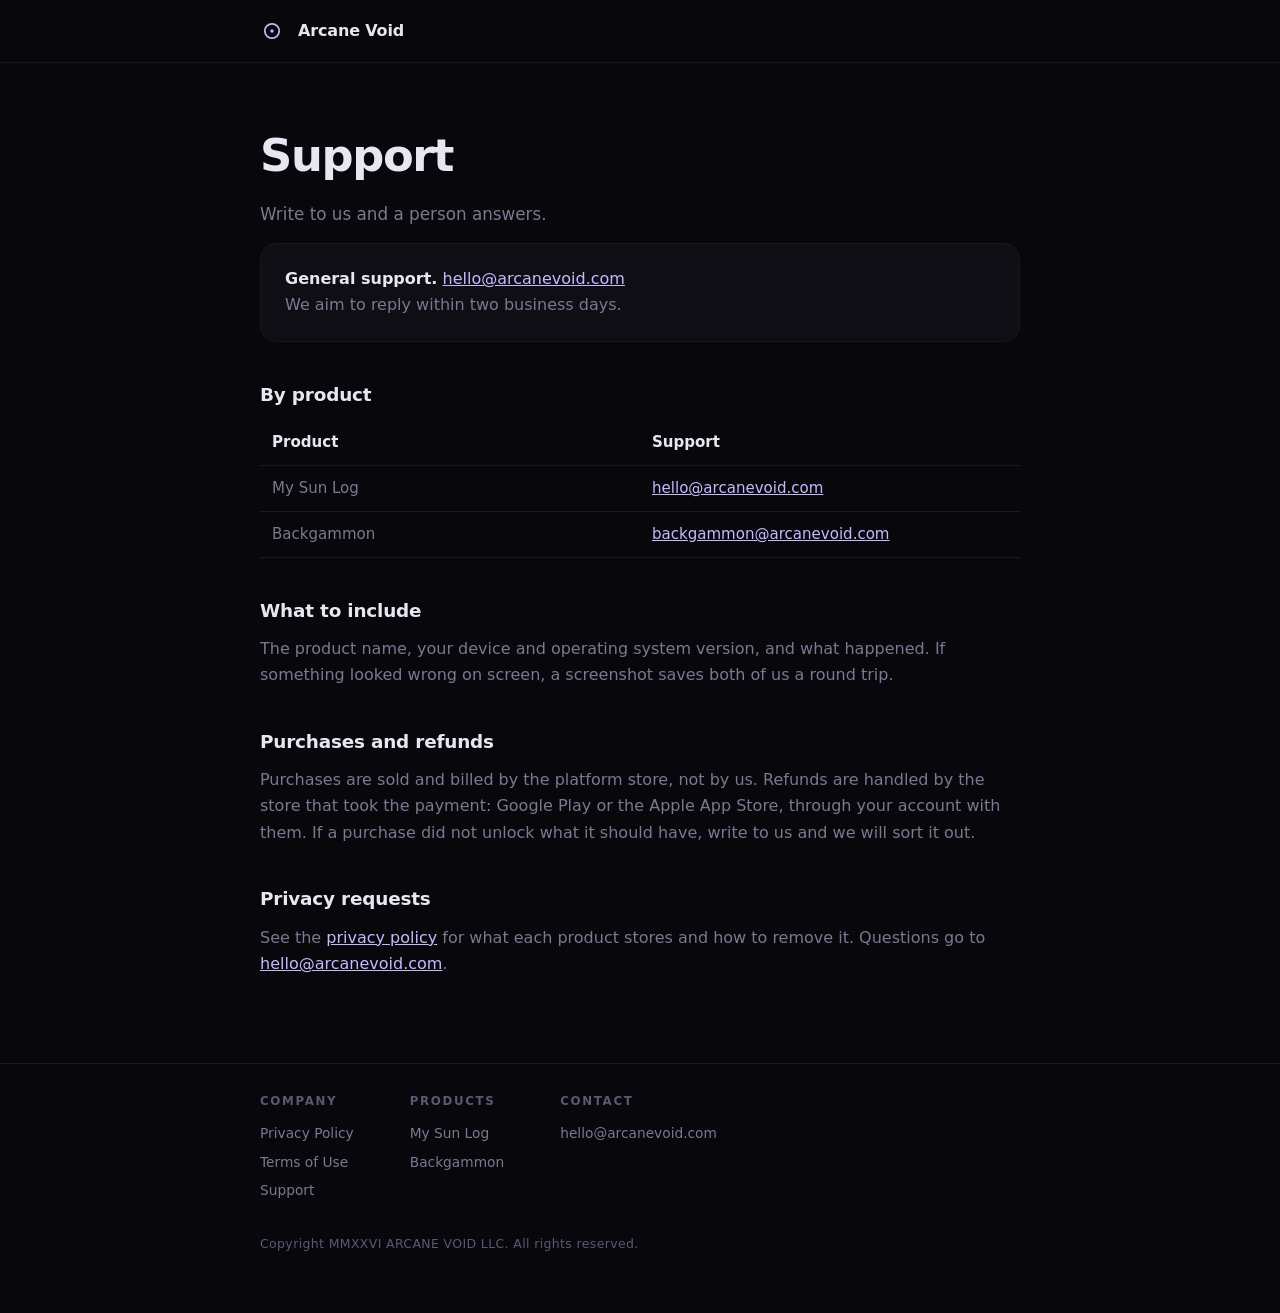
<file: support.html>
<!doctype html>
<html lang="en">
<head>
<meta charset="utf-8">
<meta name="viewport" content="width=device-width, initial-scale=1">
<title>Support — Arcane Void LLC</title>
<meta name="description" content="Customer support for software published by Arcane Void LLC.">
<link rel="icon" href="/icon.png">
<link rel="apple-touch-icon" href="/icon.png">
<link rel="stylesheet" href="/style.css">
<link rel="canonical" href="https://arcanevoid.com/support.html">
</head>
<body>
<header>
  <div class="wrap">
    <svg width="24" height="24" viewBox="0 0 100 100" aria-hidden="true">
      <circle cx="50" cy="50" r="30" fill="none" stroke="#c9b8ff" stroke-width="7"/>
      <circle cx="50" cy="50" r="7" fill="#c9b8ff"/>
    </svg>
    <span class="name">Arcane Void</span>
  </div>
</header>
<main>
  <div class="wrap">
    <h1>Support</h1>
    <p class="lede">Write to us and a person answers.</p>

    <div class="summary">
      <p><strong>General support.</strong> <a href="mailto:hello@arcanevoid.com">hello@arcanevoid.com</a><br>
      We aim to reply within two business days.</p>
    </div>

    <h2>By product</h2>
    <table>
      <tr><th>Product</th><th>Support</th></tr>
      <tr><td>My Sun Log</td><td><a href="mailto:hello@arcanevoid.com">hello@arcanevoid.com</a></td></tr>
      <tr><td>Backgammon</td><td><a href="mailto:backgammon@arcanevoid.com">backgammon@arcanevoid.com</a></td></tr>
    </table>

    <h2>What to include</h2>
    <p>The product name, your device and operating system version, and what happened. If
    something looked wrong on screen, a screenshot saves both of us a round trip.</p>

    <h2>Purchases and refunds</h2>
    <p>Purchases are sold and billed by the platform store, not by us. Refunds are handled
    by the store that took the payment: Google Play or the Apple App Store, through your
    account with them. If a purchase did not unlock what it should have, write to us and we
    will sort it out.</p>

    <h2>Privacy requests</h2>
    <p>See the <a href="/privacy.html">privacy policy</a> for what each product stores and
    how to remove it. Questions go to <a href="mailto:hello@arcanevoid.com">hello@arcanevoid.com</a>.</p>
  </div>
</main>
<footer>
  <div class="wrap">
    <div class="cols">
      <div>
        <h4>Company</h4>
        <a href="/privacy.html">Privacy Policy</a>
        <a href="/terms.html">Terms of Use</a>
        <a href="/support.html">Support</a>
      </div>
      <div>
        <h4>Products</h4>
        <a href="https://mysunlog.com">My Sun Log</a>
        <a href="/backgammon/">Backgammon</a>
      </div>
      <div>
        <h4>Contact</h4>
        <a href="mailto:hello@arcanevoid.com">hello@arcanevoid.com</a>
      </div>
    </div>
    <p class="legal">Copyright MMXXVI ARCANE VOID LLC. All rights reserved.</p>
  </div>
</footer>
</body>
</html>
</file>
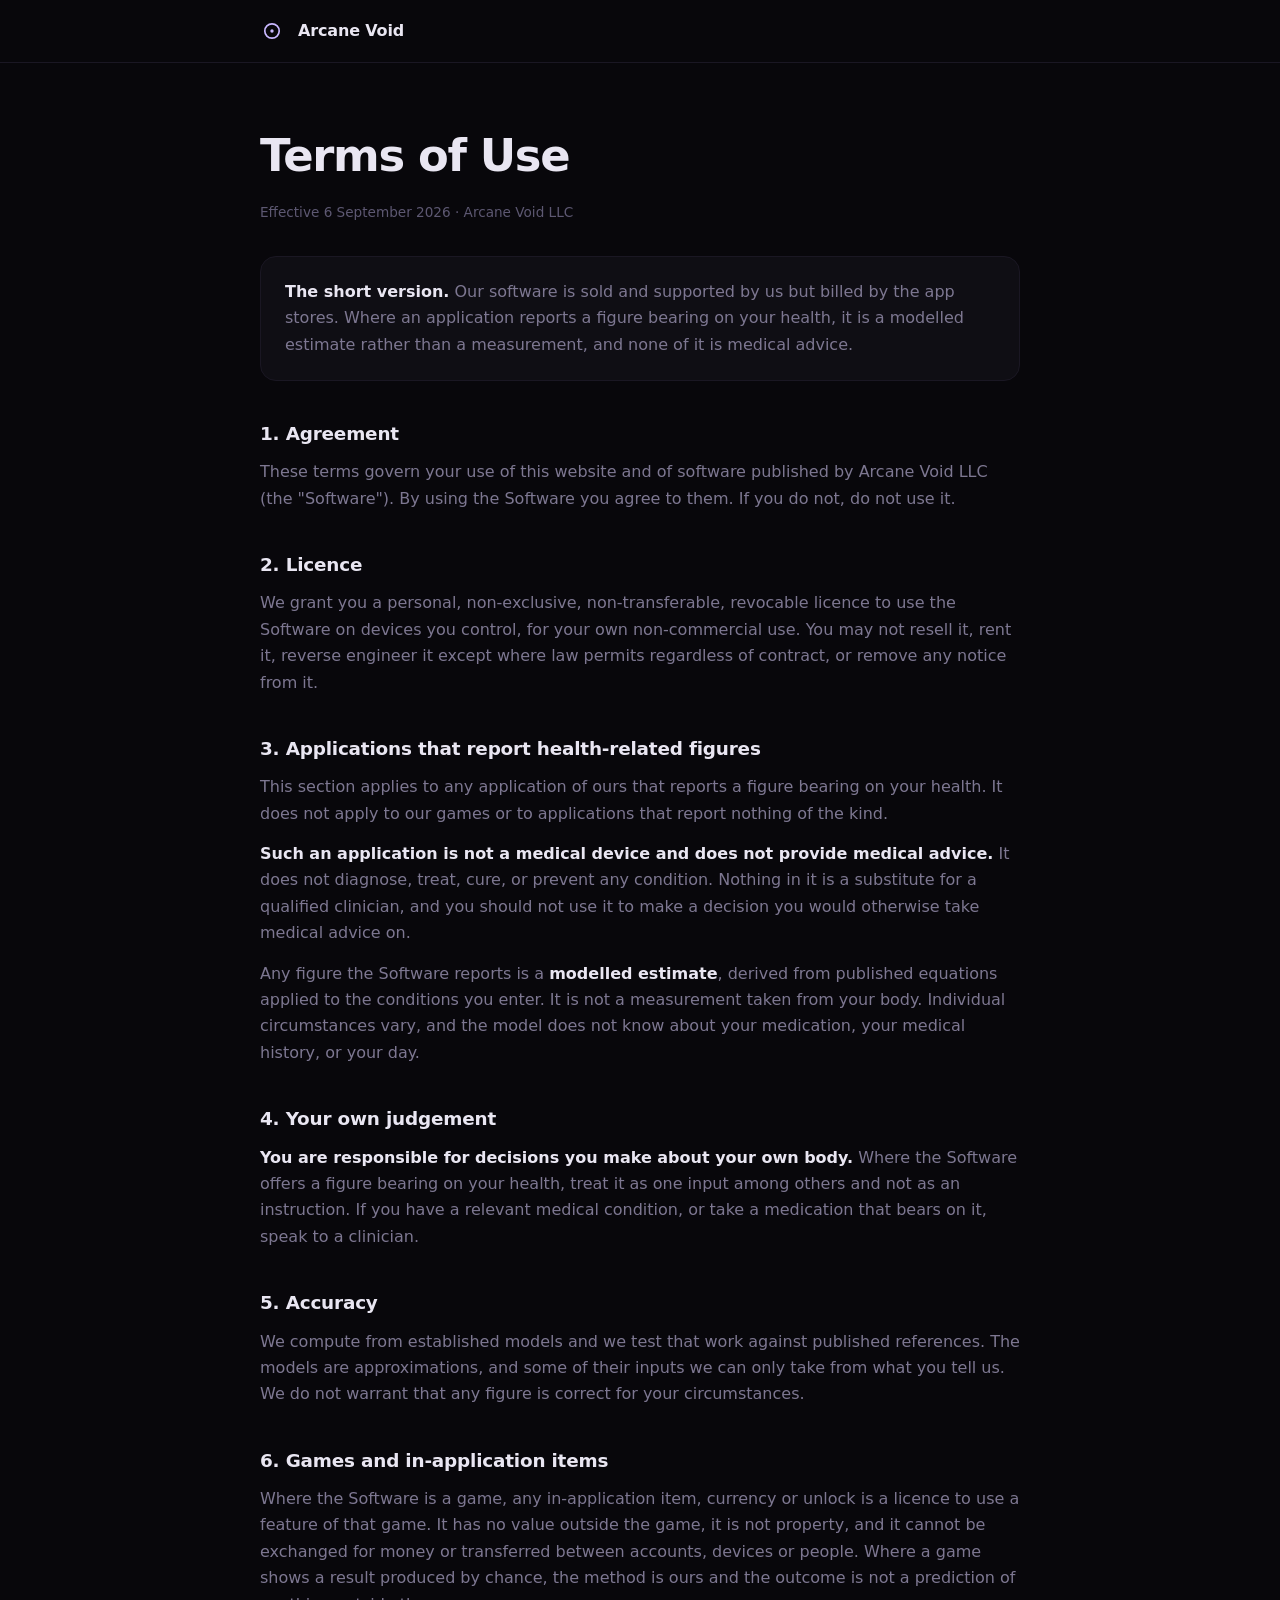
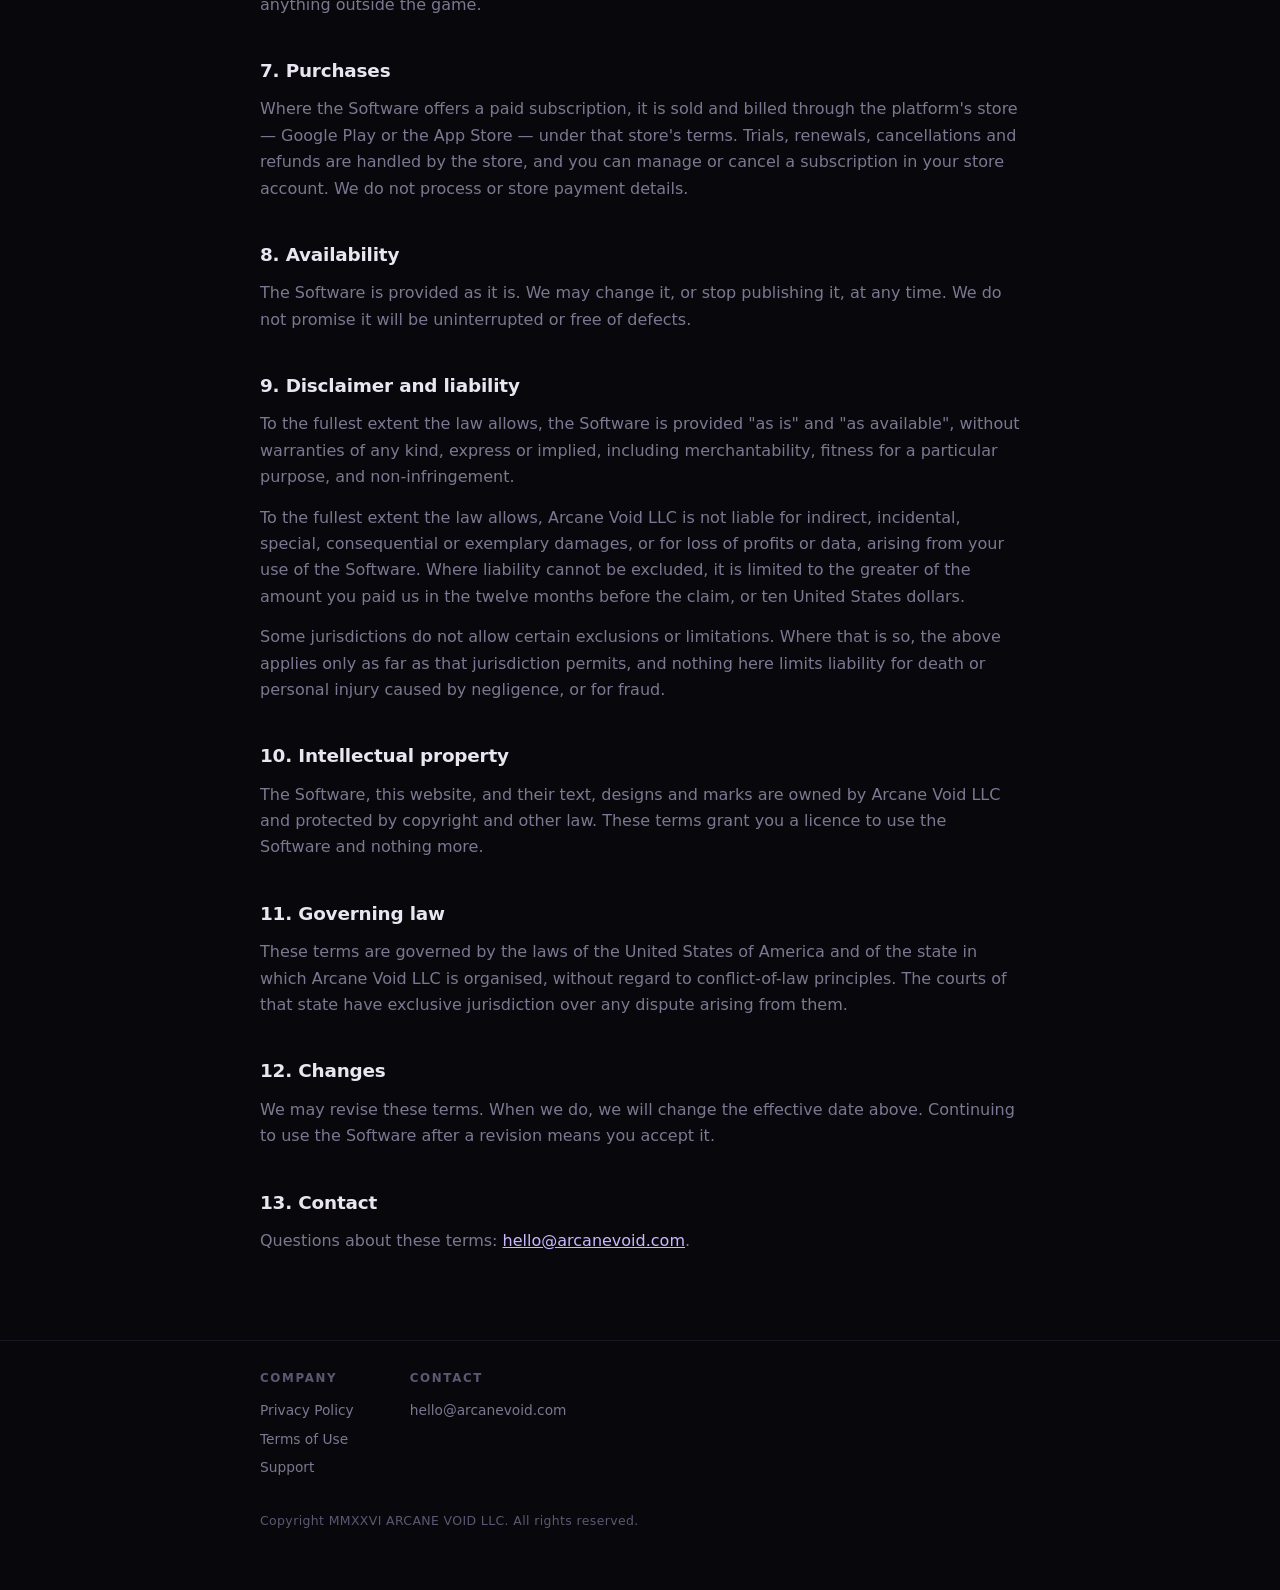
<file: terms.html>
<!doctype html>
<html lang="en">
<head>
<meta charset="utf-8">
<meta name="viewport" content="width=device-width, initial-scale=1">
<title>Terms of Use — Arcane Void</title>
<meta name="description" content="Terms of Use for Arcane Void LLC software.">
<link rel="icon" href="/icon.png">
<link rel="apple-touch-icon" href="/icon.png">
<link rel="stylesheet" href="/style.css">
</head>
<body>
<header>
  <div class="wrap">
    <svg width="24" height="24" viewBox="0 0 100 100" aria-hidden="true">
      <circle cx="50" cy="50" r="30" fill="none" stroke="#c9b8ff" stroke-width="7"/>
      <circle cx="50" cy="50" r="7" fill="#c9b8ff"/>
    </svg>
    <span class="name">Arcane Void</span>
  </div>
</header>
<main>
  <div class="wrap">
    <h1>Terms of Use</h1>
    <p class="updated">Effective 6 September 2026 · Arcane Void LLC</p>

    <div class="summary">
      <p><strong>The short version.</strong> Our software is sold and supported by us but billed by the app stores. Where an application reports a figure bearing on your health, it is a modelled estimate rather than a measurement, and none of it is medical advice.</p>
    </div>

    <h2>1. Agreement</h2>
    <p>These terms govern your use of this website and of software published by Arcane Void LLC (the "Software"). By using the Software you agree to them. If you do not, do not use it.</p>

    <h2>2. Licence</h2>
    <p>We grant you a personal, non-exclusive, non-transferable, revocable licence to use the Software on devices you control, for your own non-commercial use. You may not resell it, rent it, reverse engineer it except where law permits regardless of contract, or remove any notice from it.</p>

    <h2>3. Applications that report health-related figures</h2>
    <p>This section applies to any application of ours that reports a figure bearing on your
    health. It does not apply to our games or to applications that report nothing of the kind.</p>
    <p><strong>Such an application is not a medical device and does not provide medical advice.</strong> It does not diagnose, treat, cure, or prevent any condition. Nothing in it is a substitute for a qualified clinician, and you should not use it to make a decision you would otherwise take medical advice on.</p>
    <p>Any figure the Software reports is a <strong>modelled estimate</strong>, derived from published equations applied to the conditions you enter. It is not a measurement taken from your body. Individual circumstances vary, and the model does not know about your medication, your medical history, or your day.</p>

    <h2>4. Your own judgement</h2>
    <p><strong>You are responsible for decisions you make about your own body.</strong> Where the Software offers a figure bearing on your health, treat it as one input among others and not as an instruction. If you have a relevant medical condition, or take a medication that bears on it, speak to a clinician.</p>

    <h2>5. Accuracy</h2>
    <p>We compute from established models and we test that work against published references. The models are approximations, and some of their inputs we can only take from what you tell us. We do not warrant that any figure is correct for your circumstances.</p>

    <h2>6. Games and in-application items</h2>
    <p>Where the Software is a game, any in-application item, currency or unlock is a licence
    to use a feature of that game. It has no value outside the game, it is not property, and
    it cannot be exchanged for money or transferred between accounts, devices or people.
    Where a game shows a result produced by chance, the method is ours and the outcome is not
    a prediction of anything outside the game.</p>

    <h2>7. Purchases</h2>
    <p>Where the Software offers a paid subscription, it is sold and billed through the platform's store — Google Play or the App Store — under that store's terms. Trials, renewals, cancellations and refunds are handled by the store, and you can manage or cancel a subscription in your store account. We do not process or store payment details.</p>

    <h2>8. Availability</h2>
    <p>The Software is provided as it is. We may change it, or stop publishing it, at any time. We do not promise it will be uninterrupted or free of defects.</p>

    <h2>9. Disclaimer and liability</h2>
    <p>To the fullest extent the law allows, the Software is provided "as is" and "as available", without warranties of any kind, express or implied, including merchantability, fitness for a particular purpose, and non-infringement.</p>
    <p>To the fullest extent the law allows, Arcane Void LLC is not liable for indirect, incidental, special, consequential or exemplary damages, or for loss of profits or data, arising from your use of the Software. Where liability cannot be excluded, it is limited to the greater of the amount you paid us in the twelve months before the claim, or ten United States dollars.</p>
    <p>Some jurisdictions do not allow certain exclusions or limitations. Where that is so, the above applies only as far as that jurisdiction permits, and nothing here limits liability for death or personal injury caused by negligence, or for fraud.</p>

    <h2>10. Intellectual property</h2>
    <p>The Software, this website, and their text, designs and marks are owned by Arcane Void LLC and protected by copyright and other law. These terms grant you a licence to use the Software and nothing more.</p>

    <h2>11. Governing law</h2>
    <p>These terms are governed by the laws of the United States of America and of the state in which Arcane Void LLC is organised, without regard to conflict-of-law principles. The courts of that state have exclusive jurisdiction over any dispute arising from them.</p>

    <h2>12. Changes</h2>
    <p>We may revise these terms. When we do, we will change the effective date above. Continuing to use the Software after a revision means you accept it.</p>

    <h2>13. Contact</h2>
    <p>Questions about these terms: <a href="mailto:hello@arcanevoid.com">hello@arcanevoid.com</a>.</p>
  </div>
</main>
<footer>
  <div class="wrap">
    <div class="cols">
      <div>
        <h4>Company</h4>
        <a href="/privacy.html">Privacy Policy</a>
        <a href="/terms.html">Terms of Use</a>
        <a href="/support.html">Support</a>
      </div>
      <div>
        <h4>Contact</h4>
        <a href="mailto:hello@arcanevoid.com">hello@arcanevoid.com</a>
      </div>
    </div>
    <p class="legal">Copyright MMXXVI ARCANE VOID LLC. All rights reserved.</p>
  </div>
</footer>
</body>
</html>
</file>
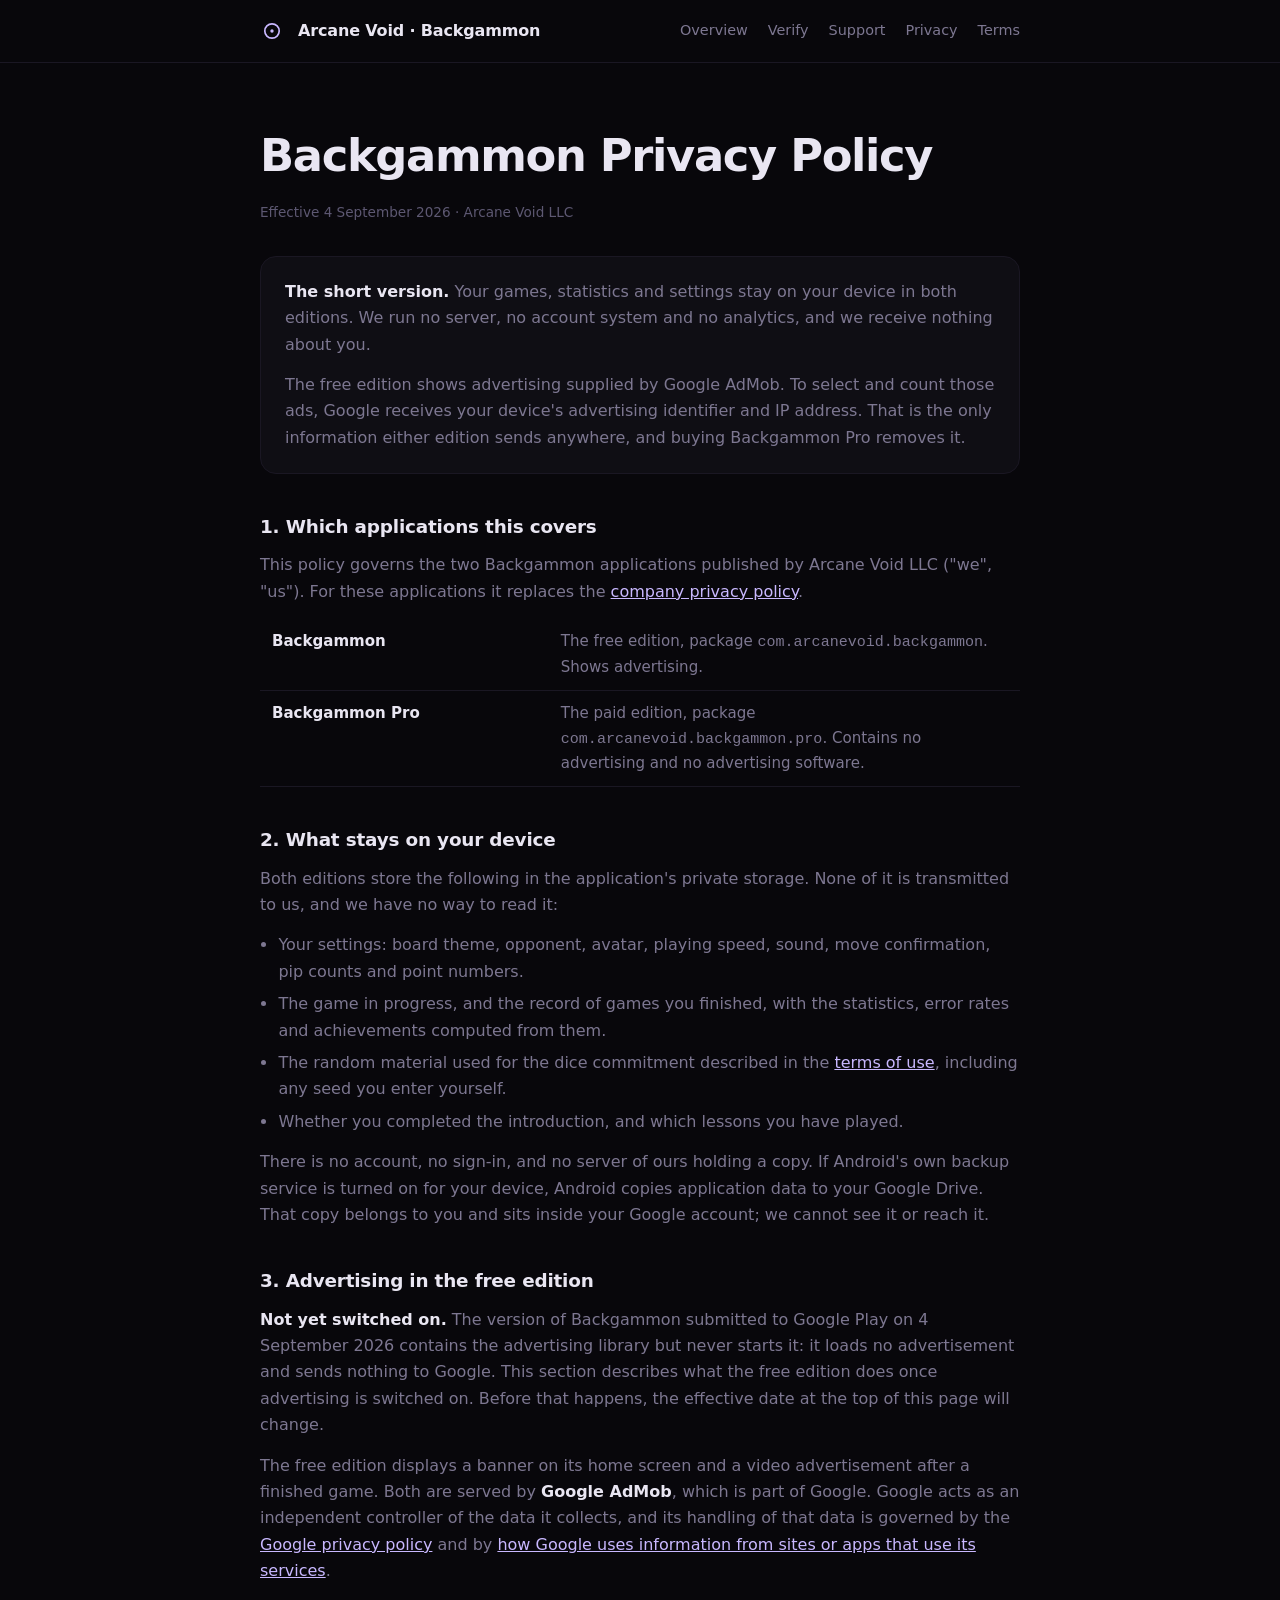
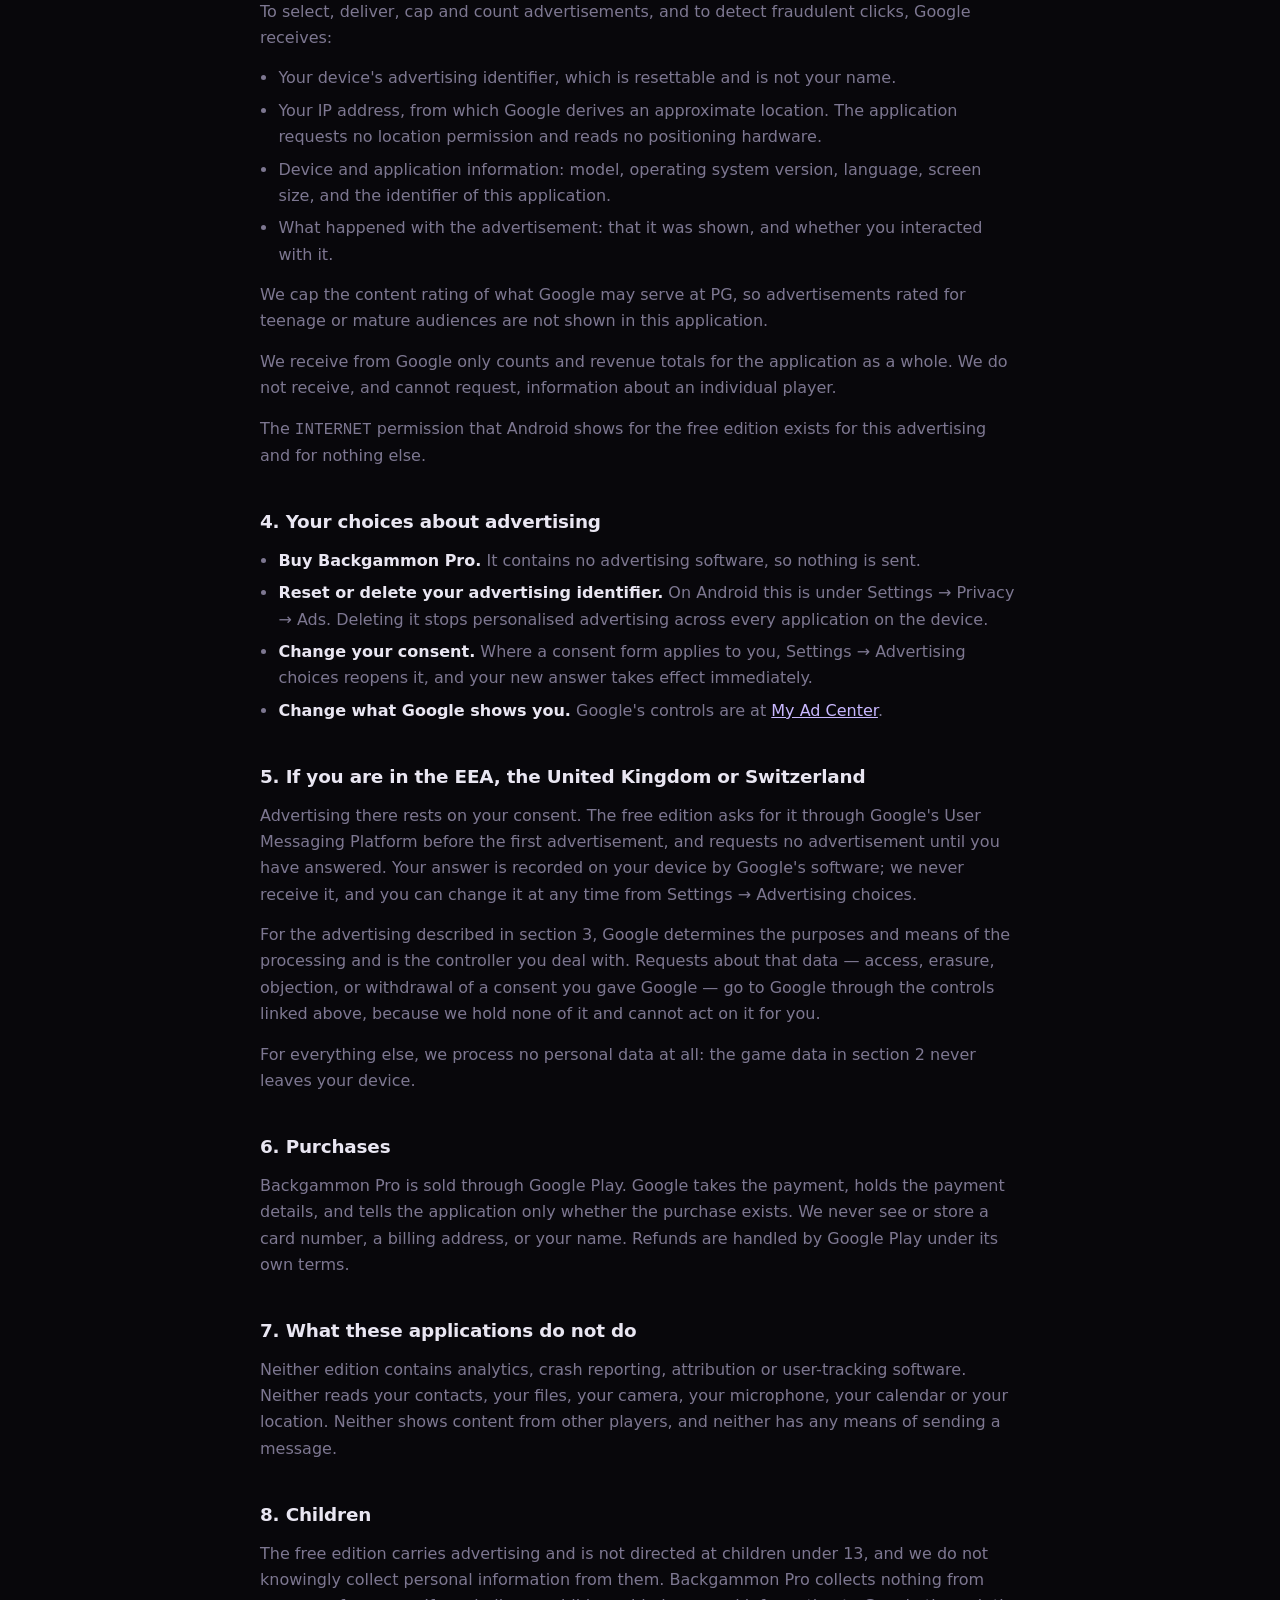
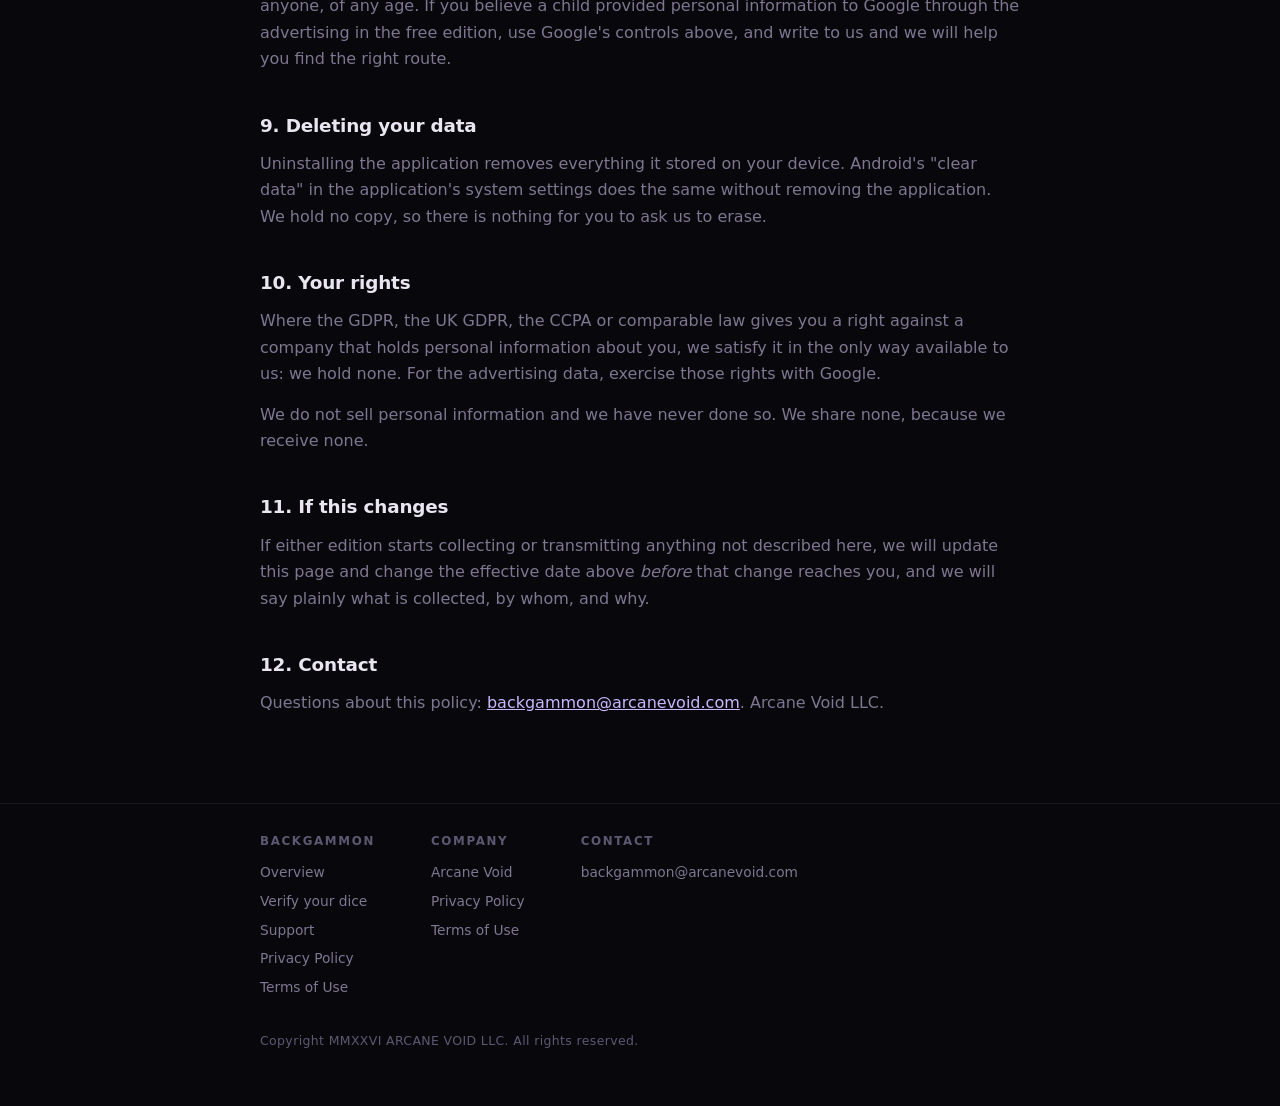
<file: backgammon/privacy.html>
<!doctype html>
<html lang="en">
<head>
<meta charset="utf-8">
<meta name="viewport" content="width=device-width, initial-scale=1">
<title>Privacy Policy — Backgammon by Arcane Void</title>
<meta name="description" content="Privacy policy for Backgammon and Backgammon Pro by Arcane Void LLC. Games and settings stay on the device; the free edition shows Google AdMob advertising.">
<link rel="icon" href="/icon.png">
<link rel="apple-touch-icon" href="/icon.png">
<link rel="stylesheet" href="/style.css">
</head>
<body>
<header>
  <div class="wrap">
    <svg width="24" height="24" viewBox="0 0 100 100" aria-hidden="true">
      <circle cx="50" cy="50" r="30" fill="none" stroke="#c9b8ff" stroke-width="7"/>
      <circle cx="50" cy="50" r="7" fill="#c9b8ff"/>
    </svg>
    <span class="name">Arcane Void · Backgammon</span>
    <nav>
      <a href="/backgammon/">Overview</a>
      <a href="/backgammon/verify.html">Verify</a>
      <a href="/backgammon/support.html">Support</a>
      <a href="/backgammon/privacy.html">Privacy</a>
      <a href="/backgammon/terms.html">Terms</a>
    </nav>
  </div>
</header>
<main>
  <div class="wrap">
    <h1>Backgammon Privacy Policy</h1>
    <p class="updated">Effective 4 September 2026 · Arcane Void LLC</p>

    <div class="summary">
      <p><strong>The short version.</strong> Your games, statistics and settings stay on your device in both editions. We run no server, no account system and no analytics, and we receive nothing about you.</p>
      <p>The free edition shows advertising supplied by Google AdMob. To select and count those ads, Google receives your device's advertising identifier and IP address. That is the only information either edition sends anywhere, and buying Backgammon Pro removes it.</p>
    </div>

    <h2>1. Which applications this covers</h2>
    <p>This policy governs the two Backgammon applications published by Arcane Void LLC ("we", "us"). For these applications it replaces the <a href="/privacy.html">company privacy policy</a>.</p>
    <table>
      <tr>
        <th>Backgammon</th>
        <td>The free edition, package <code>com.arcanevoid.backgammon</code>. Shows advertising.</td>
      </tr>
      <tr>
        <th>Backgammon Pro</th>
        <td>The paid edition, package <code>com.arcanevoid.backgammon.pro</code>. Contains no advertising and no advertising software.</td>
      </tr>
    </table>

    <h2>2. What stays on your device</h2>
    <p>Both editions store the following in the application's private storage. None of it is transmitted to us, and we have no way to read it:</p>
    <ul>
      <li>Your settings: board theme, opponent, avatar, playing speed, sound, move confirmation, pip counts and point numbers.</li>
      <li>The game in progress, and the record of games you finished, with the statistics, error rates and achievements computed from them.</li>
      <li>The random material used for the dice commitment described in the <a href="/backgammon/terms.html">terms of use</a>, including any seed you enter yourself.</li>
      <li>Whether you completed the introduction, and which lessons you have played.</li>
    </ul>
    <p>There is no account, no sign-in, and no server of ours holding a copy. If Android's own backup service is turned on for your device, Android copies application data to your Google Drive. That copy belongs to you and sits inside your Google account; we cannot see it or reach it.</p>

    <h2>3. Advertising in the free edition</h2>
    <p><strong>Not yet switched on.</strong> The version of Backgammon submitted to Google Play on 4 September 2026 contains the advertising library but never starts it: it loads no advertisement and sends nothing to Google. This section describes what the free edition does once advertising is switched on. Before that happens, the effective date at the top of this page will change.</p>
    <p>The free edition displays a banner on its home screen and a video advertisement after a finished game. Both are served by <strong>Google AdMob</strong>, which is part of Google. Google acts as an independent controller of the data it collects, and its handling of that data is governed by the <a href="https://policies.google.com/privacy">Google privacy policy</a> and by <a href="https://policies.google.com/technologies/partner-sites">how Google uses information from sites or apps that use its services</a>.</p>
    <p>To select, deliver, cap and count advertisements, and to detect fraudulent clicks, Google receives:</p>
    <ul>
      <li>Your device's advertising identifier, which is resettable and is not your name.</li>
      <li>Your IP address, from which Google derives an approximate location. The application requests no location permission and reads no positioning hardware.</li>
      <li>Device and application information: model, operating system version, language, screen size, and the identifier of this application.</li>
      <li>What happened with the advertisement: that it was shown, and whether you interacted with it.</li>
    </ul>
    <p>We cap the content rating of what Google may serve at PG, so advertisements rated for teenage or mature audiences are not shown in this application.</p>
    <p>We receive from Google only counts and revenue totals for the application as a whole. We do not receive, and cannot request, information about an individual player.</p>
    <p>The <code>INTERNET</code> permission that Android shows for the free edition exists for this advertising and for nothing else.</p>

    <h2>4. Your choices about advertising</h2>
    <ul>
      <li><strong>Buy Backgammon Pro.</strong> It contains no advertising software, so nothing is sent.</li>
      <li><strong>Reset or delete your advertising identifier.</strong> On Android this is under Settings → Privacy → Ads. Deleting it stops personalised advertising across every application on the device.</li>
      <li><strong>Change your consent.</strong> Where a consent form applies to you, Settings → Advertising choices reopens it, and your new answer takes effect immediately.</li>
      <li><strong>Change what Google shows you.</strong> Google's controls are at <a href="https://myadcenter.google.com/">My Ad Center</a>.</li>
    </ul>

    <h2>5. If you are in the EEA, the United Kingdom or Switzerland</h2>
    <p>Advertising there rests on your consent. The free edition asks for it through Google's User Messaging Platform before the first advertisement, and requests no advertisement until you have answered. Your answer is recorded on your device by Google's software; we never receive it, and you can change it at any time from Settings → Advertising choices.</p>
    <p>For the advertising described in section 3, Google determines the purposes and means of the processing and is the controller you deal with. Requests about that data — access, erasure, objection, or withdrawal of a consent you gave Google — go to Google through the controls linked above, because we hold none of it and cannot act on it for you.</p>
    <p>For everything else, we process no personal data at all: the game data in section 2 never leaves your device.</p>

    <h2>6. Purchases</h2>
    <p>Backgammon Pro is sold through Google Play. Google takes the payment, holds the payment details, and tells the application only whether the purchase exists. We never see or store a card number, a billing address, or your name. Refunds are handled by Google Play under its own terms.</p>

    <h2>7. What these applications do not do</h2>
    <p>Neither edition contains analytics, crash reporting, attribution or user-tracking software. Neither reads your contacts, your files, your camera, your microphone, your calendar or your location. Neither shows content from other players, and neither has any means of sending a message.</p>

    <h2>8. Children</h2>
    <p>The free edition carries advertising and is not directed at children under 13, and we do not knowingly collect personal information from them. Backgammon Pro collects nothing from anyone, of any age. If you believe a child provided personal information to Google through the advertising in the free edition, use Google's controls above, and write to us and we will help you find the right route.</p>

    <h2>9. Deleting your data</h2>
    <p>Uninstalling the application removes everything it stored on your device. Android's "clear data" in the application's system settings does the same without removing the application. We hold no copy, so there is nothing for you to ask us to erase.</p>

    <h2>10. Your rights</h2>
    <p>Where the GDPR, the UK GDPR, the CCPA or comparable law gives you a right against a company that holds personal information about you, we satisfy it in the only way available to us: we hold none. For the advertising data, exercise those rights with Google.</p>
    <p>We do not sell personal information and we have never done so. We share none, because we receive none.</p>

    <h2>11. If this changes</h2>
    <p>If either edition starts collecting or transmitting anything not described here, we will update this page and change the effective date above <em>before</em> that change reaches you, and we will say plainly what is collected, by whom, and why.</p>

    <h2>12. Contact</h2>
    <p>Questions about this policy: <span class="em" data-u="backgammon" data-d="arcanevoid" data-t="com">backgammon [at] arcanevoid [dot] com</span>. Arcane Void LLC.</p>
  </div>
</main>
<footer>
  <div class="wrap">
    <div class="cols">
      <div>
        <h4>Backgammon</h4>
        <a href="/backgammon/">Overview</a>
        <a href="/backgammon/verify.html">Verify your dice</a>
        <a href="/backgammon/support.html">Support</a>
        <a href="/backgammon/privacy.html">Privacy Policy</a>
        <a href="/backgammon/terms.html">Terms of Use</a>
      </div>
      <div>
        <h4>Company</h4>
        <a href="/">Arcane Void</a>
        <a href="/privacy.html">Privacy Policy</a>
        <a href="/terms.html">Terms of Use</a>
      </div>
      <div>
        <h4>Contact</h4>
        <span class="em" data-u="backgammon" data-d="arcanevoid" data-t="com">backgammon [at] arcanevoid [dot] com</span>
      </div>
    </div>
    <p class="legal">Copyright MMXXVI ARCANE VOID LLC. All rights reserved.</p>
  </div>
</footer>
<script>
/* Addresses are assembled here rather than written into the page, so
   scrapers reading the HTML do not get them. */
document.querySelectorAll('span.em').forEach(function(s){
  var a=s.dataset.u+'@'+s.dataset.d+'.'+s.dataset.t;
  var l=document.createElement('a');l.href='mailto:'+a;l.textContent=a;l.className='em';
  s.replaceWith(l);
});
</script>
</body>
</html>
</file>
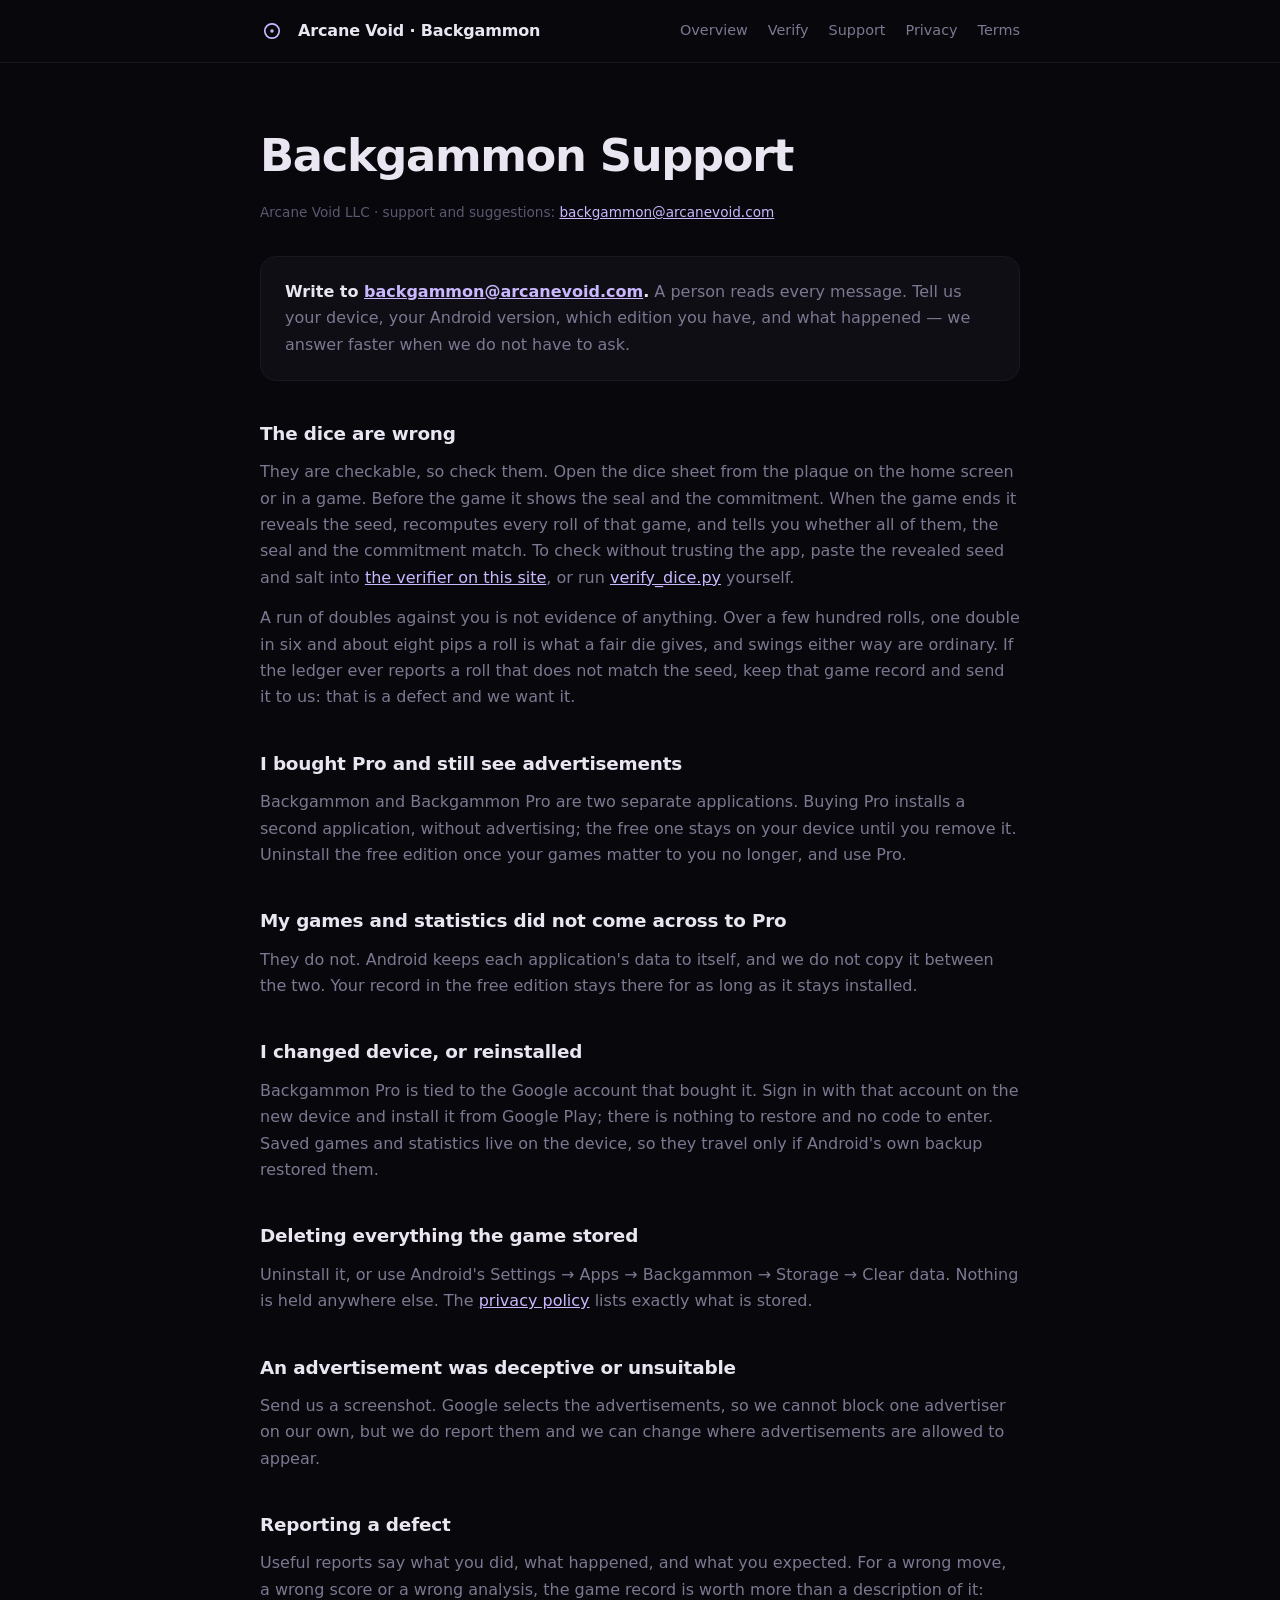
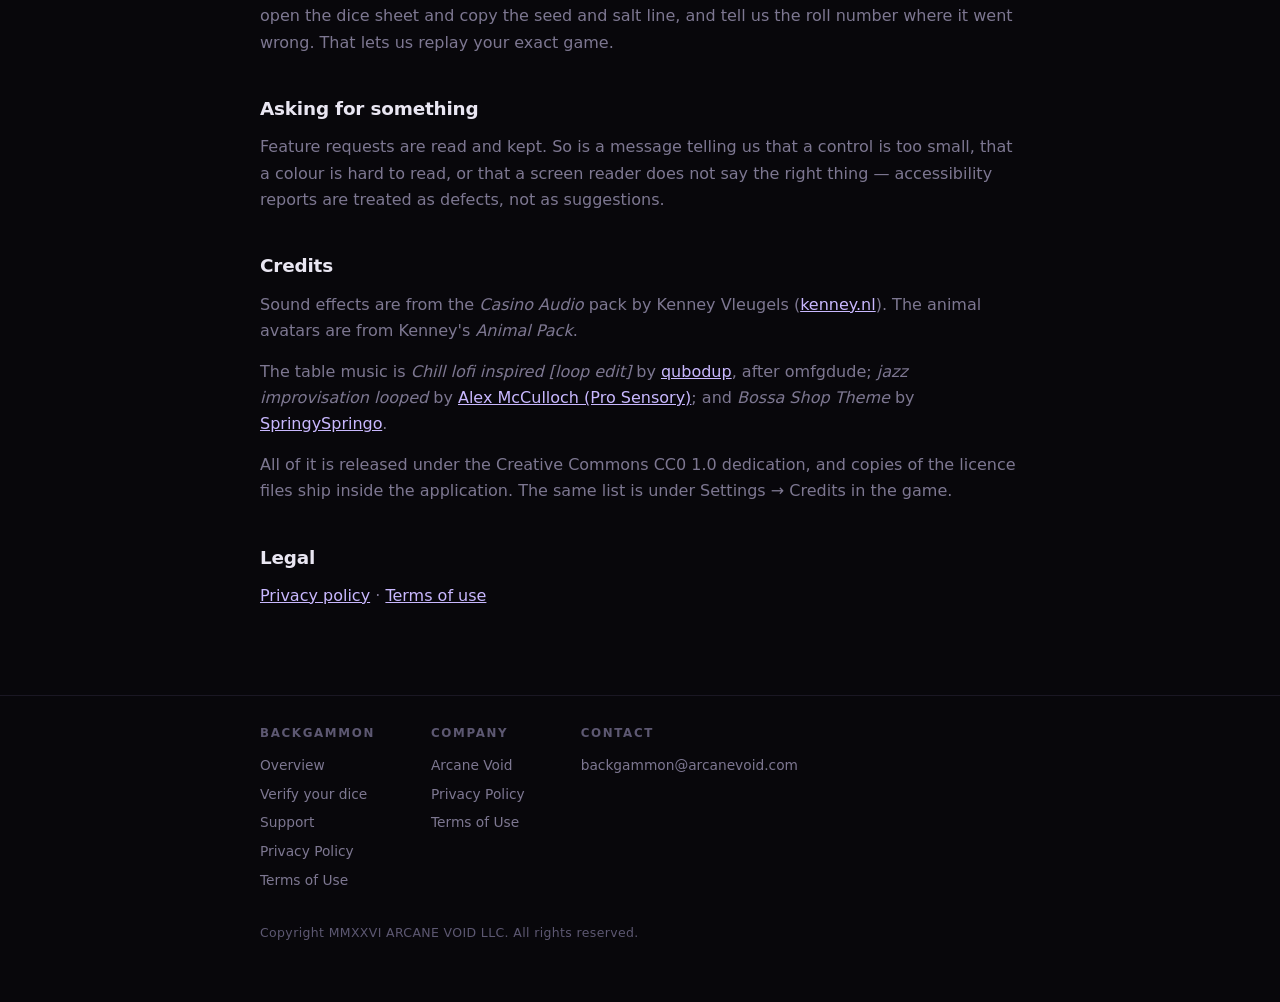
<file: backgammon/support.html>
<!doctype html>
<html lang="en">
<head>
<meta charset="utf-8">
<meta name="viewport" content="width=device-width, initial-scale=1">
<title>Support — Backgammon by Arcane Void</title>
<meta name="description" content="Help, answers and contact for Backgammon and Backgammon Pro by Arcane Void LLC.">
<link rel="icon" href="/icon.png">
<link rel="apple-touch-icon" href="/icon.png">
<link rel="stylesheet" href="/style.css">
</head>
<body>
<header>
  <div class="wrap">
    <svg width="24" height="24" viewBox="0 0 100 100" aria-hidden="true">
      <circle cx="50" cy="50" r="30" fill="none" stroke="#c9b8ff" stroke-width="7"/>
      <circle cx="50" cy="50" r="7" fill="#c9b8ff"/>
    </svg>
    <span class="name">Arcane Void · Backgammon</span>
    <nav>
      <a href="/backgammon/">Overview</a>
      <a href="/backgammon/verify.html">Verify</a>
      <a href="/backgammon/support.html">Support</a>
      <a href="/backgammon/privacy.html">Privacy</a>
      <a href="/backgammon/terms.html">Terms</a>
    </nav>
  </div>
</header>
<main>
  <div class="wrap">
    <h1>Backgammon Support</h1>
    <p class="updated">Arcane Void LLC · support and suggestions: <span class="em" data-u="backgammon" data-d="arcanevoid" data-t="com">backgammon [at] arcanevoid [dot] com</span></p>

    <div class="summary">
      <p><strong>Write to <span class="em" data-u="backgammon" data-d="arcanevoid" data-t="com">backgammon [at] arcanevoid [dot] com</span>.</strong> A person reads every message. Tell us your device, your Android version, which edition you have, and what happened — we answer faster when we do not have to ask.</p>
    </div>

    <h2>The dice are wrong</h2>
    <p>They are checkable, so check them. Open the dice sheet from the plaque on the home screen or in a game. Before the game it shows the seal and the commitment. When the game ends it reveals the seed, recomputes every roll of that game, and tells you whether all of them, the seal and the commitment match. To check without trusting the app, paste the revealed seed and salt into <a href="/backgammon/verify.html">the verifier on this site</a>, or run <a href="/backgammon/verify_dice.py">verify_dice.py</a> yourself.</p>
    <p>A run of doubles against you is not evidence of anything. Over a few hundred rolls, one double in six and about eight pips a roll is what a fair die gives, and swings either way are ordinary. If the ledger ever reports a roll that does not match the seed, keep that game record and send it to us: that is a defect and we want it.</p>

    <h2>I bought Pro and still see advertisements</h2>
    <p>Backgammon and Backgammon Pro are two separate applications. Buying Pro installs a second application, without advertising; the free one stays on your device until you remove it. Uninstall the free edition once your games matter to you no longer, and use Pro.</p>

    <h2>My games and statistics did not come across to Pro</h2>
    <p>They do not. Android keeps each application's data to itself, and we do not copy it between the two. Your record in the free edition stays there for as long as it stays installed.</p>

    <h2>I changed device, or reinstalled</h2>
    <p>Backgammon Pro is tied to the Google account that bought it. Sign in with that account on the new device and install it from Google Play; there is nothing to restore and no code to enter. Saved games and statistics live on the device, so they travel only if Android's own backup restored them.</p>

    <h2>Deleting everything the game stored</h2>
    <p>Uninstall it, or use Android's Settings → Apps → Backgammon → Storage → Clear data. Nothing is held anywhere else. The <a href="/backgammon/privacy.html">privacy policy</a> lists exactly what is stored.</p>

    <h2>An advertisement was deceptive or unsuitable</h2>
    <p>Send us a screenshot. Google selects the advertisements, so we cannot block one advertiser on our own, but we do report them and we can change where advertisements are allowed to appear.</p>

    <h2>Reporting a defect</h2>
    <p>Useful reports say what you did, what happened, and what you expected. For a wrong move, a wrong score or a wrong analysis, the game record is worth more than a description of it: open the dice sheet and copy the seed and salt line, and tell us the roll number where it went wrong. That lets us replay your exact game.</p>

    <h2>Asking for something</h2>
    <p>Feature requests are read and kept. So is a message telling us that a control is too small, that a colour is hard to read, or that a screen reader does not say the right thing — accessibility reports are treated as defects, not as suggestions.</p>

    <h2 id="credits">Credits</h2>
    <p>Sound effects are from the <em>Casino Audio</em> pack by Kenney Vleugels (<a href="https://kenney.nl">kenney.nl</a>). The animal avatars are from Kenney's <em>Animal Pack</em>.</p>
    <p>The table music is <em>Chill lofi inspired [loop edit]</em> by <a href="https://opengameart.org/content/chill-lofi-inspired-loop-edit">qubodup</a>, after omfgdude; <em>jazz improvisation looped</em> by <a href="https://opengameart.org/content/jazz-improvisation-looped">Alex McCulloch (Pro Sensory)</a>; and <em>Bossa Shop Theme</em> by <a href="https://opengameart.org/content/bossa-shop-theme-in-low-fi-and-hd">SpringySpringo</a>.</p>
    <p>All of it is released under the Creative Commons CC0 1.0 dedication, and copies of the licence files ship inside the application. The same list is under Settings → Credits in the game.</p>

    <h2>Legal</h2>
    <p><a href="/backgammon/privacy.html">Privacy policy</a> · <a href="/backgammon/terms.html">Terms of use</a></p>
  </div>
</main>
<footer>
  <div class="wrap">
    <div class="cols">
      <div>
        <h4>Backgammon</h4>
        <a href="/backgammon/">Overview</a>
        <a href="/backgammon/verify.html">Verify your dice</a>
        <a href="/backgammon/support.html">Support</a>
        <a href="/backgammon/privacy.html">Privacy Policy</a>
        <a href="/backgammon/terms.html">Terms of Use</a>
      </div>
      <div>
        <h4>Company</h4>
        <a href="/">Arcane Void</a>
        <a href="/privacy.html">Privacy Policy</a>
        <a href="/terms.html">Terms of Use</a>
      </div>
      <div>
        <h4>Contact</h4>
        <span class="em" data-u="backgammon" data-d="arcanevoid" data-t="com">backgammon [at] arcanevoid [dot] com</span>
      </div>
    </div>
    <p class="legal">Copyright MMXXVI ARCANE VOID LLC. All rights reserved.</p>
  </div>
</footer>
<script>
/* Addresses are assembled here rather than written into the page, so
   scrapers reading the HTML do not get them. */
document.querySelectorAll('span.em').forEach(function(s){
  var a=s.dataset.u+'@'+s.dataset.d+'.'+s.dataset.t;
  var l=document.createElement('a');l.href='mailto:'+a;l.textContent=a;l.className='em';
  s.replaceWith(l);
});
</script>
</body>
</html>
</file>
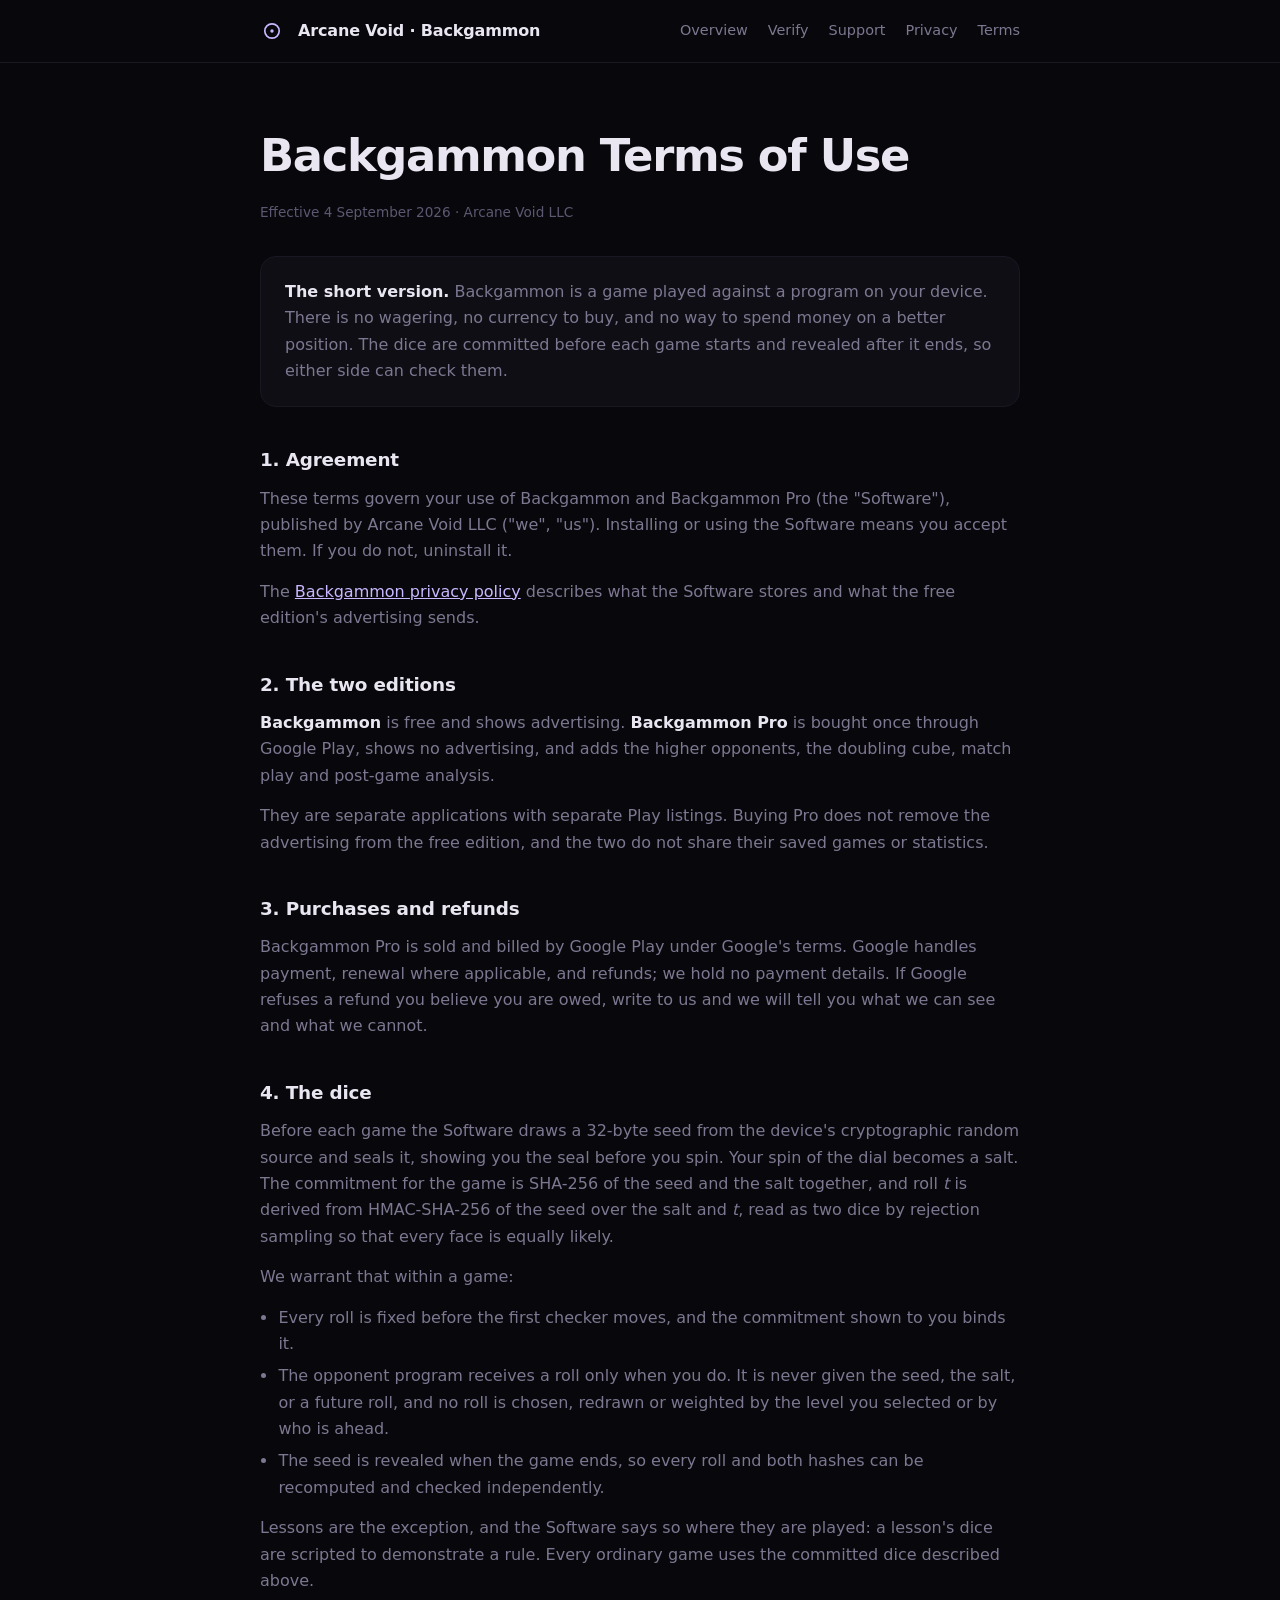
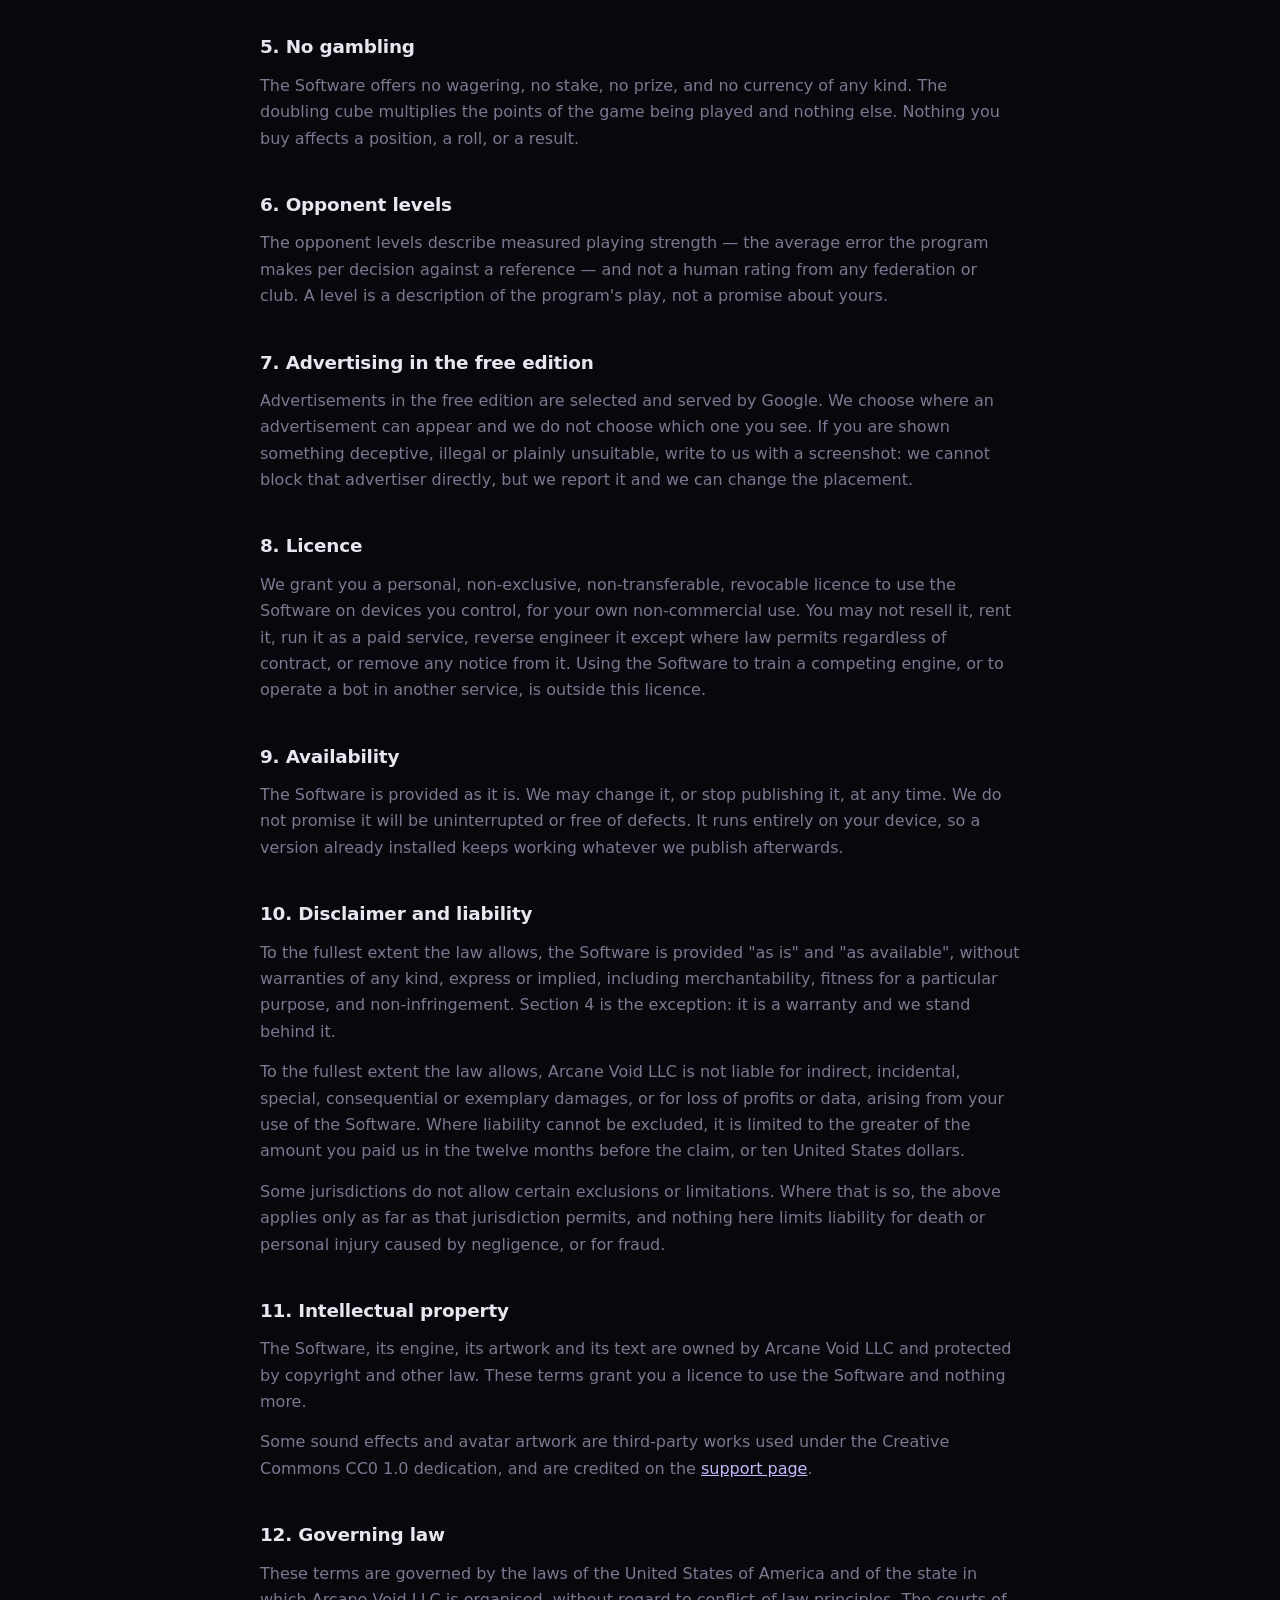
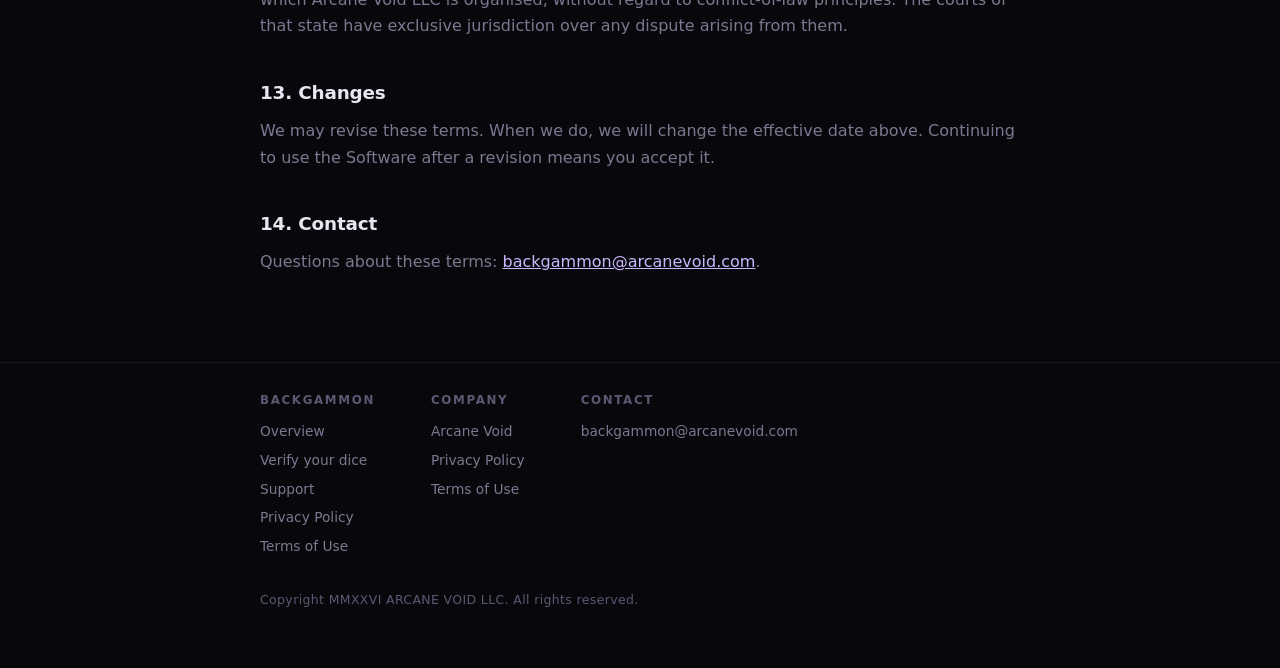
<file: backgammon/terms.html>
<!doctype html>
<html lang="en">
<head>
<meta charset="utf-8">
<meta name="viewport" content="width=device-width, initial-scale=1">
<title>Terms of Use — Backgammon by Arcane Void</title>
<meta name="description" content="Terms of use for Backgammon and Backgammon Pro by Arcane Void LLC.">
<link rel="icon" href="/icon.png">
<link rel="apple-touch-icon" href="/icon.png">
<link rel="stylesheet" href="/style.css">
</head>
<body>
<header>
  <div class="wrap">
    <svg width="24" height="24" viewBox="0 0 100 100" aria-hidden="true">
      <circle cx="50" cy="50" r="30" fill="none" stroke="#c9b8ff" stroke-width="7"/>
      <circle cx="50" cy="50" r="7" fill="#c9b8ff"/>
    </svg>
    <span class="name">Arcane Void · Backgammon</span>
    <nav>
      <a href="/backgammon/">Overview</a>
      <a href="/backgammon/verify.html">Verify</a>
      <a href="/backgammon/support.html">Support</a>
      <a href="/backgammon/privacy.html">Privacy</a>
      <a href="/backgammon/terms.html">Terms</a>
    </nav>
  </div>
</header>
<main>
  <div class="wrap">
    <h1>Backgammon Terms of Use</h1>
    <p class="updated">Effective 4 September 2026 · Arcane Void LLC</p>

    <div class="summary">
      <p><strong>The short version.</strong> Backgammon is a game played against a program on your device. There is no wagering, no currency to buy, and no way to spend money on a better position. The dice are committed before each game starts and revealed after it ends, so either side can check them.</p>
    </div>

    <h2>1. Agreement</h2>
    <p>These terms govern your use of Backgammon and Backgammon Pro (the "Software"), published by Arcane Void LLC ("we", "us"). Installing or using the Software means you accept them. If you do not, uninstall it.</p>
    <p>The <a href="/backgammon/privacy.html">Backgammon privacy policy</a> describes what the Software stores and what the free edition's advertising sends.</p>

    <h2>2. The two editions</h2>
    <p><strong>Backgammon</strong> is free and shows advertising. <strong>Backgammon Pro</strong> is bought once through Google Play, shows no advertising, and adds the higher opponents, the doubling cube, match play and post-game analysis.</p>
    <p>They are separate applications with separate Play listings. Buying Pro does not remove the advertising from the free edition, and the two do not share their saved games or statistics.</p>

    <h2>3. Purchases and refunds</h2>
    <p>Backgammon Pro is sold and billed by Google Play under Google's terms. Google handles payment, renewal where applicable, and refunds; we hold no payment details. If Google refuses a refund you believe you are owed, write to us and we will tell you what we can see and what we cannot.</p>

    <h2>4. The dice</h2>
    <p>Before each game the Software draws a 32-byte seed from the device's cryptographic random source and seals it, showing you the seal before you spin. Your spin of the dial becomes a salt. The commitment for the game is SHA-256 of the seed and the salt together, and roll <em>t</em> is derived from HMAC-SHA-256 of the seed over the salt and <em>t</em>, read as two dice by rejection sampling so that every face is equally likely.</p>
    <p>We warrant that within a game:</p>
    <ul>
      <li>Every roll is fixed before the first checker moves, and the commitment shown to you binds it.</li>
      <li>The opponent program receives a roll only when you do. It is never given the seed, the salt, or a future roll, and no roll is chosen, redrawn or weighted by the level you selected or by who is ahead.</li>
      <li>The seed is revealed when the game ends, so every roll and both hashes can be recomputed and checked independently.</li>
    </ul>
    <p>Lessons are the exception, and the Software says so where they are played: a lesson's dice are scripted to demonstrate a rule. Every ordinary game uses the committed dice described above.</p>

    <h2>5. No gambling</h2>
    <p>The Software offers no wagering, no stake, no prize, and no currency of any kind. The doubling cube multiplies the points of the game being played and nothing else. Nothing you buy affects a position, a roll, or a result.</p>

    <h2>6. Opponent levels</h2>
    <p>The opponent levels describe measured playing strength — the average error the program makes per decision against a reference — and not a human rating from any federation or club. A level is a description of the program's play, not a promise about yours.</p>

    <h2>7. Advertising in the free edition</h2>
    <p>Advertisements in the free edition are selected and served by Google. We choose where an advertisement can appear and we do not choose which one you see. If you are shown something deceptive, illegal or plainly unsuitable, write to us with a screenshot: we cannot block that advertiser directly, but we report it and we can change the placement.</p>

    <h2>8. Licence</h2>
    <p>We grant you a personal, non-exclusive, non-transferable, revocable licence to use the Software on devices you control, for your own non-commercial use. You may not resell it, rent it, run it as a paid service, reverse engineer it except where law permits regardless of contract, or remove any notice from it. Using the Software to train a competing engine, or to operate a bot in another service, is outside this licence.</p>

    <h2>9. Availability</h2>
    <p>The Software is provided as it is. We may change it, or stop publishing it, at any time. We do not promise it will be uninterrupted or free of defects. It runs entirely on your device, so a version already installed keeps working whatever we publish afterwards.</p>

    <h2>10. Disclaimer and liability</h2>
    <p>To the fullest extent the law allows, the Software is provided "as is" and "as available", without warranties of any kind, express or implied, including merchantability, fitness for a particular purpose, and non-infringement. Section 4 is the exception: it is a warranty and we stand behind it.</p>
    <p>To the fullest extent the law allows, Arcane Void LLC is not liable for indirect, incidental, special, consequential or exemplary damages, or for loss of profits or data, arising from your use of the Software. Where liability cannot be excluded, it is limited to the greater of the amount you paid us in the twelve months before the claim, or ten United States dollars.</p>
    <p>Some jurisdictions do not allow certain exclusions or limitations. Where that is so, the above applies only as far as that jurisdiction permits, and nothing here limits liability for death or personal injury caused by negligence, or for fraud.</p>

    <h2>11. Intellectual property</h2>
    <p>The Software, its engine, its artwork and its text are owned by Arcane Void LLC and protected by copyright and other law. These terms grant you a licence to use the Software and nothing more.</p>
    <p>Some sound effects and avatar artwork are third-party works used under the Creative Commons CC0 1.0 dedication, and are credited on the <a href="/backgammon/support.html#credits">support page</a>.</p>

    <h2>12. Governing law</h2>
    <p>These terms are governed by the laws of the United States of America and of the state in which Arcane Void LLC is organised, without regard to conflict-of-law principles. The courts of that state have exclusive jurisdiction over any dispute arising from them.</p>

    <h2>13. Changes</h2>
    <p>We may revise these terms. When we do, we will change the effective date above. Continuing to use the Software after a revision means you accept it.</p>

    <h2>14. Contact</h2>
    <p>Questions about these terms: <span class="em" data-u="backgammon" data-d="arcanevoid" data-t="com">backgammon [at] arcanevoid [dot] com</span>.</p>
  </div>
</main>
<footer>
  <div class="wrap">
    <div class="cols">
      <div>
        <h4>Backgammon</h4>
        <a href="/backgammon/">Overview</a>
        <a href="/backgammon/verify.html">Verify your dice</a>
        <a href="/backgammon/support.html">Support</a>
        <a href="/backgammon/privacy.html">Privacy Policy</a>
        <a href="/backgammon/terms.html">Terms of Use</a>
      </div>
      <div>
        <h4>Company</h4>
        <a href="/">Arcane Void</a>
        <a href="/privacy.html">Privacy Policy</a>
        <a href="/terms.html">Terms of Use</a>
      </div>
      <div>
        <h4>Contact</h4>
        <span class="em" data-u="backgammon" data-d="arcanevoid" data-t="com">backgammon [at] arcanevoid [dot] com</span>
      </div>
    </div>
    <p class="legal">Copyright MMXXVI ARCANE VOID LLC. All rights reserved.</p>
  </div>
</footer>
<script>
/* Addresses are assembled here rather than written into the page, so
   scrapers reading the HTML do not get them. */
document.querySelectorAll('span.em').forEach(function(s){
  var a=s.dataset.u+'@'+s.dataset.d+'.'+s.dataset.t;
  var l=document.createElement('a');l.href='mailto:'+a;l.textContent=a;l.className='em';
  s.replaceWith(l);
});
</script>
</body>
</html>
</file>
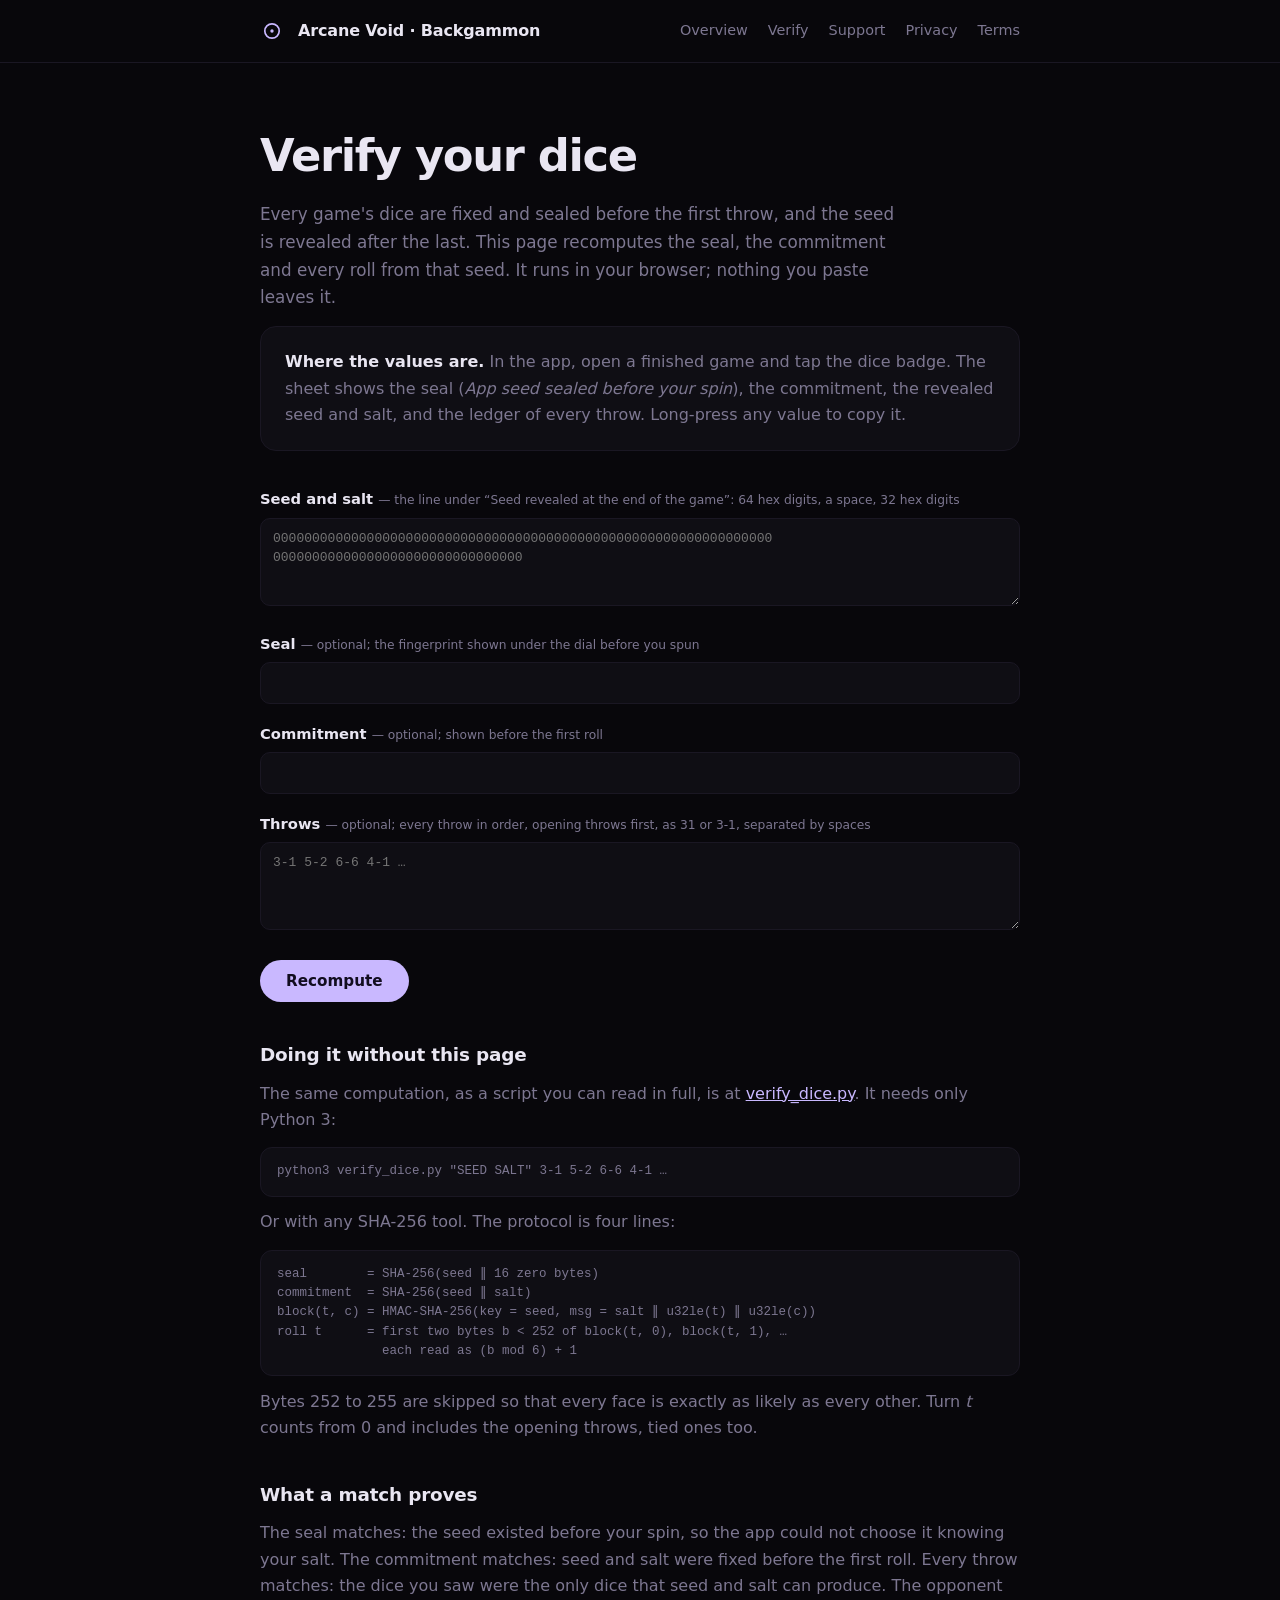
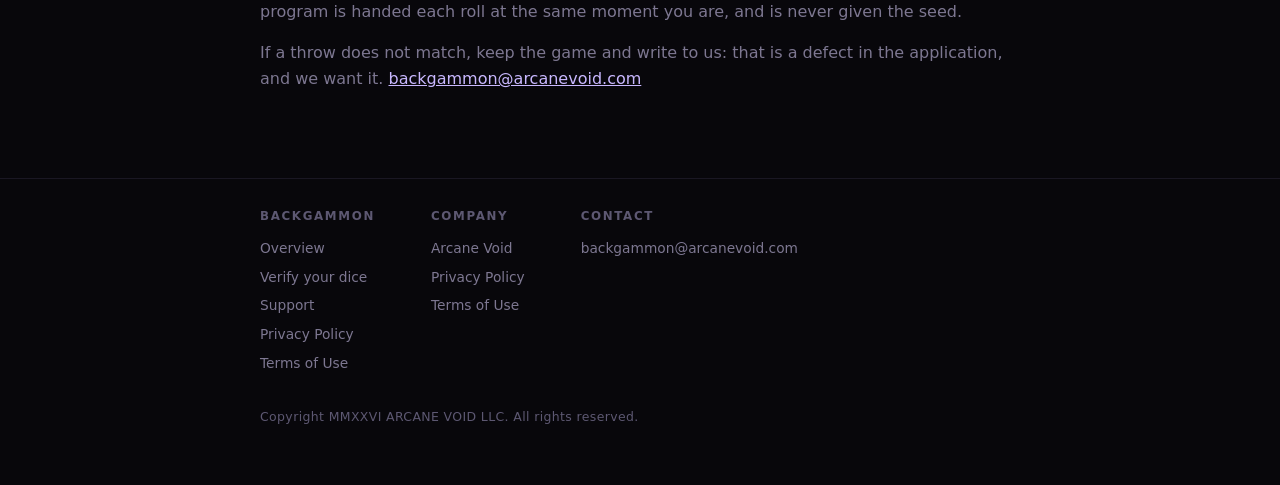
<file: backgammon/verify.html>
<!doctype html>
<html lang="en">
<head>
<meta charset="utf-8">
<meta name="viewport" content="width=device-width, initial-scale=1">
<title>Verify your dice — Backgammon by Arcane Void</title>
<meta name="description" content="Recompute every roll of a finished game of Backgammon by Arcane Void from the revealed seed, in your browser. Nothing is sent anywhere.">
<link rel="canonical" href="https://arcanevoid.com/backgammon/verify.html">
<link rel="icon" href="/icon.png">
<link rel="apple-touch-icon" href="/icon.png">
<link rel="stylesheet" href="/style.css">
<style>
  label{display:block;color:var(--ink);font-weight:600;font-size:.92rem;margin:18px 0 6px}
  label small{color:var(--muted);font-weight:400}
  input,textarea{
    width:100%;background:var(--panel);color:var(--ink);border:1px solid var(--line);border-radius:10px;
    padding:10px 12px;font:13px/1.5 ui-monospace,SFMono-Regular,Menlo,Consolas,monospace;
  }
  textarea{min-height:88px;resize:vertical}
  input:focus,textarea:focus{outline:2px solid var(--accent);outline-offset:1px}
  button{
    margin-top:22px;background:var(--accent);color:#120d1f;border:0;border-radius:999px;
    padding:12px 26px;font:600 .95rem ui-sans-serif,system-ui,sans-serif;cursor:pointer;
  }
  button:hover{filter:brightness(1.06)}
  #out{margin-top:30px}
  .verdict{padding:14px 18px;border-radius:12px;border:1px solid var(--line);background:var(--panel);font-weight:600;color:var(--ink)}
  .verdict.ok{border-color:#2e7d55;color:#8fe0b4}
  .verdict.bad{border-color:#8c2f2f;color:#ff9c9c}
  .hash{font:12px/1.6 ui-monospace,SFMono-Regular,Menlo,Consolas,monospace;word-break:break-all;color:var(--muted)}
  .hash b{color:var(--ink);font-weight:600}
  .ok-t{color:#8fe0b4}.bad-t{color:#ff9c9c}
  td.mono,th.mono{font-family:ui-monospace,SFMono-Regular,Menlo,Consolas,monospace}
  pre{background:var(--panel);border:1px solid var(--line);border-radius:12px;padding:14px 16px;overflow-x:auto;font-size:12.5px;line-height:1.55;color:var(--muted)}
</style>
</head>
<body>
<header>
  <div class="wrap">
    <svg width="24" height="24" viewBox="0 0 100 100" aria-hidden="true">
      <circle cx="50" cy="50" r="30" fill="none" stroke="#c9b8ff" stroke-width="7"/>
      <circle cx="50" cy="50" r="7" fill="#c9b8ff"/>
    </svg>
    <span class="name">Arcane Void · Backgammon</span>
    <nav>
      <a href="/backgammon/">Overview</a>
      <a href="/backgammon/verify.html">Verify</a>
      <a href="/backgammon/support.html">Support</a>
      <a href="/backgammon/privacy.html">Privacy</a>
      <a href="/backgammon/terms.html">Terms</a>
    </nav>
  </div>
</header>
<main>
  <div class="wrap">
    <h1>Verify your dice</h1>
    <p class="lede">Every game's dice are fixed and sealed before the first throw, and the seed is revealed after the last. This page recomputes the seal, the commitment and every roll from that seed. It runs in your browser; nothing you paste leaves it.</p>

    <div class="summary">
      <p><strong>Where the values are.</strong> In the app, open a finished game and tap the dice badge. The sheet shows the seal (<em>App seed sealed before your spin</em>), the commitment, the revealed seed and salt, and the ledger of every throw. Long-press any value to copy it.</p>
    </div>

    <form id="f" onsubmit="return false">
      <label for="seed">Seed and salt <small>— the line under “Seed revealed at the end of the game”: 64 hex digits, a space, 32 hex digits</small></label>
      <textarea id="seed" spellcheck="false" placeholder="0000000000000000000000000000000000000000000000000000000000000000 00000000000000000000000000000000"></textarea>

      <label for="seal">Seal <small>— optional; the fingerprint shown under the dial before you spun</small></label>
      <input id="seal" spellcheck="false" autocomplete="off">

      <label for="commit">Commitment <small>— optional; shown before the first roll</small></label>
      <input id="commit" spellcheck="false" autocomplete="off">

      <label for="rolls">Throws <small>— optional; every throw in order, opening throws first, as 31 or 3-1, separated by spaces</small></label>
      <textarea id="rolls" spellcheck="false" placeholder="3-1 5-2 6-6 4-1 …"></textarea>

      <button id="go" type="button">Recompute</button>
    </form>

    <div id="out" aria-live="polite"></div>

    <h2>Doing it without this page</h2>
    <p>The same computation, as a script you can read in full, is at <a href="/backgammon/verify_dice.py">verify_dice.py</a>. It needs only Python 3:</p>
<pre>python3 verify_dice.py "SEED SALT" 3-1 5-2 6-6 4-1 …</pre>
    <p>Or with any SHA-256 tool. The protocol is four lines:</p>
<pre>seal        = SHA-256(seed ‖ 16 zero bytes)
commitment  = SHA-256(seed ‖ salt)
block(t, c) = HMAC-SHA-256(key = seed, msg = salt ‖ u32le(t) ‖ u32le(c))
roll t      = first two bytes b &lt; 252 of block(t, 0), block(t, 1), …
              each read as (b mod 6) + 1</pre>
    <p>Bytes 252 to 255 are skipped so that every face is exactly as likely as every other. Turn <em>t</em> counts from 0 and includes the opening throws, tied ones too.</p>

    <h2>What a match proves</h2>
    <p>The seal matches: the seed existed before your spin, so the app could not choose it knowing your salt. The commitment matches: seed and salt were fixed before the first roll. Every throw matches: the dice you saw were the only dice that seed and salt can produce. The opponent program is handed each roll at the same moment you are, and is never given the seed.</p>
    <p>If a throw does not match, keep the game and write to us: that is a defect in the application, and we want it. <span class="em" data-u="backgammon" data-d="arcanevoid" data-t="com">backgammon [at] arcanevoid [dot] com</span></p>
  </div>
</main>
<footer>
  <div class="wrap">
    <div class="cols">
      <div>
        <h4>Backgammon</h4>
        <a href="/backgammon/">Overview</a>
        <a href="/backgammon/verify.html">Verify your dice</a>
        <a href="/backgammon/support.html">Support</a>
        <a href="/backgammon/privacy.html">Privacy Policy</a>
        <a href="/backgammon/terms.html">Terms of Use</a>
      </div>
      <div>
        <h4>Company</h4>
        <a href="/">Arcane Void</a>
        <a href="/privacy.html">Privacy Policy</a>
        <a href="/terms.html">Terms of Use</a>
      </div>
      <div>
        <h4>Contact</h4>
        <span class="em" data-u="backgammon" data-d="arcanevoid" data-t="com">backgammon [at] arcanevoid [dot] com</span>
      </div>
    </div>
    <p class="legal">Copyright MMXXVI ARCANE VOID LLC. All rights reserved.</p>
  </div>
</footer>
<script src="/backgammon/fairdice.js"></script>
<script>
document.querySelectorAll('span.em').forEach(function(s){
  var a=s.dataset.u+'@'+s.dataset.d+'.'+s.dataset.t;
  var l=document.createElement('a');l.href='mailto:'+a;l.textContent=a;l.className='em';
  s.replaceWith(l);
});

function esc(s){return String(s).replace(/[&<>"]/g,function(c){return {'&':'&amp;','<':'&lt;','>':'&gt;','"':'&quot;'}[c];});}

function run(){
  var out=document.getElementById('out');
  var hexes=[], bad=[];
  document.getElementById('seed').value.replace(/,/g,' ').split(/\s+/).forEach(function(p){
    if(!p) return;
    if(/^[0-9a-fA-F]{32,}$/.test(p)) hexes.push(p.toLowerCase()); else bad.push(p);
  });
  if(hexes.length<2||hexes[0].length!==64||hexes[1].length!==32){
    out.innerHTML='<div class="verdict bad">Paste the seed (64 hex digits) and the salt (32 hex digits), separated by a space.</div>';
    return;
  }
  var seed=FairDice.fromHex(hexes[0]), salt=FairDice.fromHex(hexes[1]);
  var wantSeal=document.getElementById('seal').value.trim().toLowerCase();
  var wantCommit=document.getElementById('commit').value.trim().toLowerCase();
  var rolls;
  try{ rolls=FairDice.parseRolls(document.getElementById('rolls').value); }
  catch(e){ out.innerHTML='<div class="verdict bad">'+esc(e.message)+'</div>'; return; }

  var s=FairDice.seal(seed), c=FairDice.commitment(seed,salt);
  var ok=true, html='';
  function line(label,val,want){
    var r='<div class="hash"><b>'+label+'</b><br>'+val;
    if(want){ var m=val===want; ok=ok&&m; r+=m?' <span class="ok-t">match</span>':' <span class="bad-t">does not match what you entered</span>'; }
    return r+'</div>';
  }
  var body=line('Seal',s,wantSeal)+line('Commitment',c,wantCommit);
  var rows='';
  if(rolls.length){
    rows+='<table><tr><th>Turn</th><th class="mono">Shown</th><th class="mono">Recomputed</th><th></th></tr>';
    rolls.forEach(function(r){
      var d=FairDice.dice(seed,salt,r.turn);
      var m=d[0]===r.dice[0]&&d[1]===r.dice[1]; ok=ok&&m;
      rows+='<tr><td>'+r.turn+'</td><td class="mono">'+r.dice[0]+'-'+r.dice[1]+'</td><td class="mono">'+d[0]+'-'+d[1]+'</td><td class="'+(m?'ok-t':'bad-t')+'">'+(m?'ok':'different')+'</td></tr>';
    });
    rows+='</table>';
  }else{
    rows+='<p>No throws entered, so here are the first thirty this seed and salt produce, opening throw first. Read them against the ledger in the app.</p><table><tr><th>Turn</th><th class="mono">Dice</th></tr>';
    for(var t=0;t<30;t++){ var d=FairDice.dice(seed,salt,t); rows+='<tr><td>'+t+'</td><td class="mono">'+d[0]+'-'+d[1]+'</td></tr>'; }
    rows+='</table>';
  }
  var checked=(wantSeal?1:0)+(wantCommit?1:0)+rolls.length;
  var verdict= checked===0 ? 'Recomputed. Enter the seal, the commitment or the throws to compare them.'
             : ok ? 'Everything you entered matches this seed and salt.' : 'Something does not match. See below.';
  html='<div class="verdict '+(checked===0?'':(ok?'ok':'bad'))+'">'+verdict+'</div><div style="height:16px"></div>'+body+'<div style="height:16px"></div>'+rows;
  if(bad.length) html+='<p class="hash">Ignored in the seed field: '+esc(bad.join(' '))+'</p>';
  out.innerHTML=html;
}
document.getElementById('go').addEventListener('click',run);
</script>
</body>
</html>
</file>
<file: style.css>
:root{
  --bg:#08070b; --panel:#0f0e14; --ink:#e9e6f2; --muted:#7d7791;
  --accent:#c9b8ff; --line:#1a1723;
}
*{box-sizing:border-box}
html{scroll-behavior:smooth}
body{
  margin:0; background:var(--bg); color:var(--ink);
  font:16px/1.65 ui-sans-serif,system-ui,-apple-system,"Segoe UI",Roboto,Helvetica,Arial,sans-serif;
  -webkit-font-smoothing:antialiased; display:flex; flex-direction:column; min-height:100vh;
}
a{color:var(--accent)}
.wrap{width:min(760px,90vw);margin-inline:auto}
header{border-bottom:1px solid var(--line)}
header .wrap{display:flex;align-items:center;gap:14px;padding:18px 0}
header svg{flex:none}
header .name{font-weight:600;letter-spacing:-.01em;margin-right:auto}
header nav{display:flex;gap:20px;font-size:.9rem}
header nav a{color:var(--muted);text-decoration:none}
header nav a:hover{color:var(--accent)}
main{flex:1 0 auto;padding:56px 0 72px}
h1{font-size:clamp(1.9rem,5vw,2.8rem);letter-spacing:-.03em;margin:0 0 8px;font-weight:600}
h2{font-size:1.15rem;margin:38px 0 10px;letter-spacing:-.01em}
h3{font-size:1rem;margin:24px 0 6px;color:var(--ink)}
p,li{color:var(--muted)}
p{margin:0 0 14px}
ul{margin:0 0 14px;padding-left:1.15em}
li{margin-bottom:6px}
strong{color:var(--ink);font-weight:600}
.lede{font-size:1.05rem;color:var(--muted);max-width:60ch}
.updated{font-size:.85rem;color:#5d5872;margin:0 0 32px}
.summary{background:var(--panel);border:1px solid var(--line);border-radius:16px;padding:22px 24px;margin:0 0 36px}
.summary p:last-child{margin-bottom:0}
table{width:100%;border-collapse:collapse;margin:0 0 18px;font-size:.94rem}
th,td{text-align:left;padding:10px 12px;border-bottom:1px solid var(--line);vertical-align:top}
th{color:var(--ink);font-weight:600;width:38%}
td{color:var(--muted)}
footer{flex:none;border-top:1px solid var(--line);padding:28px 0 44px;font-size:.86rem;color:var(--muted)}
footer .cols{display:flex;flex-wrap:wrap;gap:28px 56px;margin-bottom:26px}
footer h4{margin:0 0 10px;font-size:.74rem;letter-spacing:.14em;text-transform:uppercase;color:#5d5872;font-weight:600}
footer a{color:var(--muted);text-decoration:none;display:block;margin-bottom:6px}
footer a:hover{color:var(--accent)}
.legal{color:#5d5872;font-size:.78rem;letter-spacing:.03em}
</file>
